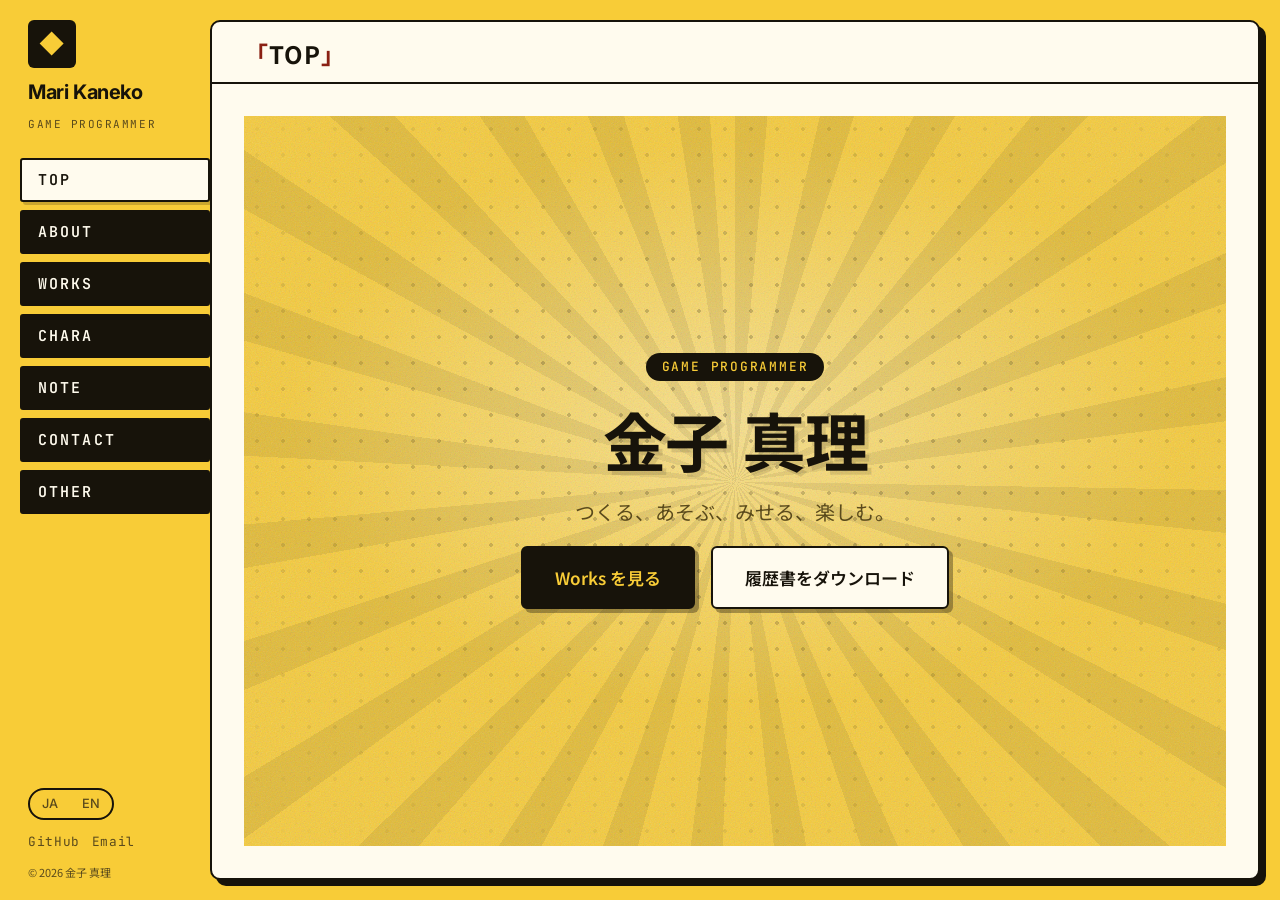
<file: index.html>
<!DOCTYPE html>
<html lang="ja">
<head>
  <meta charset="UTF-8">
  <meta name="viewport" content="width=device-width, initial-scale=1">
  <meta name="description" content="ゲームプログラマー志望、金子真理のポートフォリオサイトです。">
  <meta name="author" content="金子 真理">

  <!-- OGP -->
  <meta property="og:title" content="金子 真理 | ポートフォリオ">
  <meta property="og:description" content="ゲームプログラマー志望、金子真理のポートフォリオサイトです。">
  <meta property="og:image" content="https://Planetalize.github.io/assets/images/ogp.jpg">
  <meta property="og:type" content="website">
  <meta name="twitter:card" content="summary_large_image">

  <!-- Favicon -->
  <link rel="icon" href="/favicon.ico" sizes="any">
  <link rel="icon" href="/favicon.svg" type="image/svg+xml">
  <link rel="apple-touch-icon" href="/apple-touch-icon.png">

  <!-- Google Fonts -->
  <link rel="preconnect" href="https://fonts.googleapis.com">
  <link rel="preconnect" href="https://fonts.gstatic.com" crossorigin>
  <link href="https://fonts.googleapis.com/css2?family=Inter:wght@400;500;600;700&family=JetBrains+Mono:wght@400;500&family=Noto+Sans+JP:wght@400;500;700&display=swap" rel="stylesheet">

  <!-- JS が動く環境でだけ .reveal を隠す（JS 無効時に内容が消えないように） -->
  <script>document.documentElement.classList.add('js');</script>

  <!-- CSS -->
  <link rel="stylesheet" href="css/tokens.css">
  <link rel="stylesheet" href="css/base.css">
  <link rel="stylesheet" href="css/layout.css">
  <link rel="stylesheet" href="css/components.css">
  <link rel="stylesheet" href="css/sections.css">
  <link rel="stylesheet" href="css/decor.css">
  <link rel="stylesheet" href="css/works.css">
  <link rel="stylesheet" href="css/utilities.css">

  <title>金子 真理 | ポートフォリオ</title>
</head>
<body>

  <!-- ページ全体に敷く模様（金地の上をゆっくり流れる） -->
  <div class="page-deco pattern pattern--dots pattern--faint pattern--slow" aria-hidden="true"></div>

  <!-- Skip link -->
  <a class="skip-link" href="#main">メインコンテンツへスキップ</a>

  <!-- SHELL:DRAWER:START -->
  <div class="drawer" id="drawer" role="dialog" aria-modal="true" aria-label="ナビゲーションメニュー">
    <div class="drawer__overlay" id="drawer-overlay"></div>
    <div class="drawer__panel">
      <button class="drawer__close" aria-label="メニューを閉じる">✕</button>
      <nav class="drawer__nav" aria-label="モバイルナビゲーション">
        <a class="drawer__nav-link is-active" href="index.html" aria-current="page">
          <span class="drawer__nav-en">TOP</span>
          <span class="drawer__nav-ja">トップ</span>
        </a>
        <a class="drawer__nav-link" href="about.html">
          <span class="drawer__nav-en">ABOUT</span>
          <span class="drawer__nav-ja" data-i18n="nav.about">自己紹介</span>
        </a>
        <a class="drawer__nav-link" href="works.html">
          <span class="drawer__nav-en">WORKS</span>
          <span class="drawer__nav-ja" data-i18n="nav.works">作品</span>
        </a>
        <a class="drawer__nav-link" href="chara.html">
          <span class="drawer__nav-en">CHARA</span>
          <span class="drawer__nav-ja" data-i18n="nav.chara">キャラクター</span>
        </a>
        <a class="drawer__nav-link" href="note.html">
          <span class="drawer__nav-en">NOTE</span>
          <span class="drawer__nav-ja" data-i18n="nav.note">制作ノート</span>
        </a>
        <a class="drawer__nav-link" href="contact.html">
          <span class="drawer__nav-en">CONTACT</span>
          <span class="drawer__nav-ja" data-i18n="nav.contact">連絡先</span>
        </a>
        <a class="drawer__nav-link" href="other.html">
          <span class="drawer__nav-en">OTHER</span>
          <span class="drawer__nav-ja" data-i18n="nav.other">その他</span>
        </a>
      </nav>
      <div class="lang-toggle" role="group" aria-label="言語切替">
        <button class="lang-toggle__btn" data-lang="ja" aria-pressed="true">JA</button>
        <button class="lang-toggle__btn" data-lang="en" aria-pressed="false">EN</button>
      </div>
    </div>
  </div>
  <!-- SHELL:DRAWER:END -->

  <div class="shell">

    <!-- SHELL:SIDEBAR:START -->
    <aside class="sidebar" aria-label="サイドナビゲーション">
      <a class="sidebar__brand" href="index.html" aria-label="金子 真理 ポートフォリオ トップ">
        <!-- ロゴ画像を使う場合はこの span の中に <img src="..." alt=""> を入れる -->
        <span class="brand-mark brand-mark--lg" aria-hidden="true"></span>
        <span class="sidebar__brand-name">Mari Kaneko</span>
        <span class="sidebar__brand-role" data-i18n="hero.role">Game Programmer</span>
      </a>

      <nav class="sidebar__nav" aria-label="グローバルナビゲーション">
          <a class="sidebar__link is-active" href="index.html" aria-current="page">TOP</a>
          <a class="sidebar__link" href="about.html">ABOUT</a>
          <a class="sidebar__link" href="works.html">WORKS</a>
          <a class="sidebar__link" href="chara.html">CHARA</a>
          <a class="sidebar__link" href="note.html">NOTE</a>
          <a class="sidebar__link" href="contact.html">CONTACT</a>
          <a class="sidebar__link" href="other.html">OTHER</a>
      </nav>

      <div class="sidebar__foot">
        <div class="lang-toggle" role="group" aria-label="言語切替">
          <button class="lang-toggle__btn" data-lang="ja" aria-pressed="true">JA</button>
          <button class="lang-toggle__btn" data-lang="en" aria-pressed="false">EN</button>
        </div>
        <div class="sidebar__social">
          <a class="sidebar__social-link" href="https://github.com/Planetalize" target="_blank" rel="noopener">GitHub</a>
          <a class="sidebar__social-link" href="mailto:hitowa1100@gmail.com">Email</a>
        </div>
        <p class="sidebar__copy" data-i18n="footer.copyright_short">© 2026 金子 真理</p>
      </div>
    </aside>
    <!-- SHELL:SIDEBAR:END -->

    <!-- SHELL:HEADER:START -->
    <header class="site-header" id="site-header">
      <div class="site-header__inner">
        <a class="site-header__logo" href="index.html" aria-label="金子 真理 ポートフォリオ トップ">
          <span class="brand-mark" aria-hidden="true"></span>
          Mari Kaneko
        </a>
        <button class="hamburger" aria-label="メニューを開く" aria-expanded="false" aria-controls="drawer">
          <span class="hamburger__line"></span>
          <span class="hamburger__line"></span>
          <span class="hamburger__line"></span>
        </button>
      </div>
    </header>
    <!-- SHELL:HEADER:END -->

    <main class="sheet" id="main">
      <header class="sheet__head">
        <h1 class="page-title">TOP</h1>
      </header>

      <div class="sheet__body sheet__body--center">
        <section class="hero" aria-label="ヒーロー">
          <!-- 背景装飾: 放射線 → ドット → 紙目 の3枚重ね -->
          <div class="hero__deco" aria-hidden="true">
            <div class="pattern pattern--rays pattern--faint"></div>
            <div class="pattern pattern--dots pattern--bold pattern--vignette"></div>
            <div class="pattern pattern--grain"></div>
          </div>
          <div class="hero__content">
            <p class="hero__role en" data-i18n="hero.role">Game Programmer</p>
            <h1 class="hero__name">金子 真理</h1>
            <p class="hero__copy" data-i18n="hero.copy">つくる、あそぶ、みせる、楽しむ。</p>
            <div class="hero__actions">
              <a class="btn btn--primary btn--lg" href="works.html" data-i18n="hero.cta_works">Works を見る</a>
              <a class="btn btn--outline btn--lg" href="assets/resume.pdf" download data-i18n="hero.cta_resume">履歴書をダウンロード</a>
            </div>
          </div>
        </section>
      </div>
    </main>
  </div><!-- /.shell -->

  <script type="module" src="js/main.js"></script>
</body>
</html>
</file>
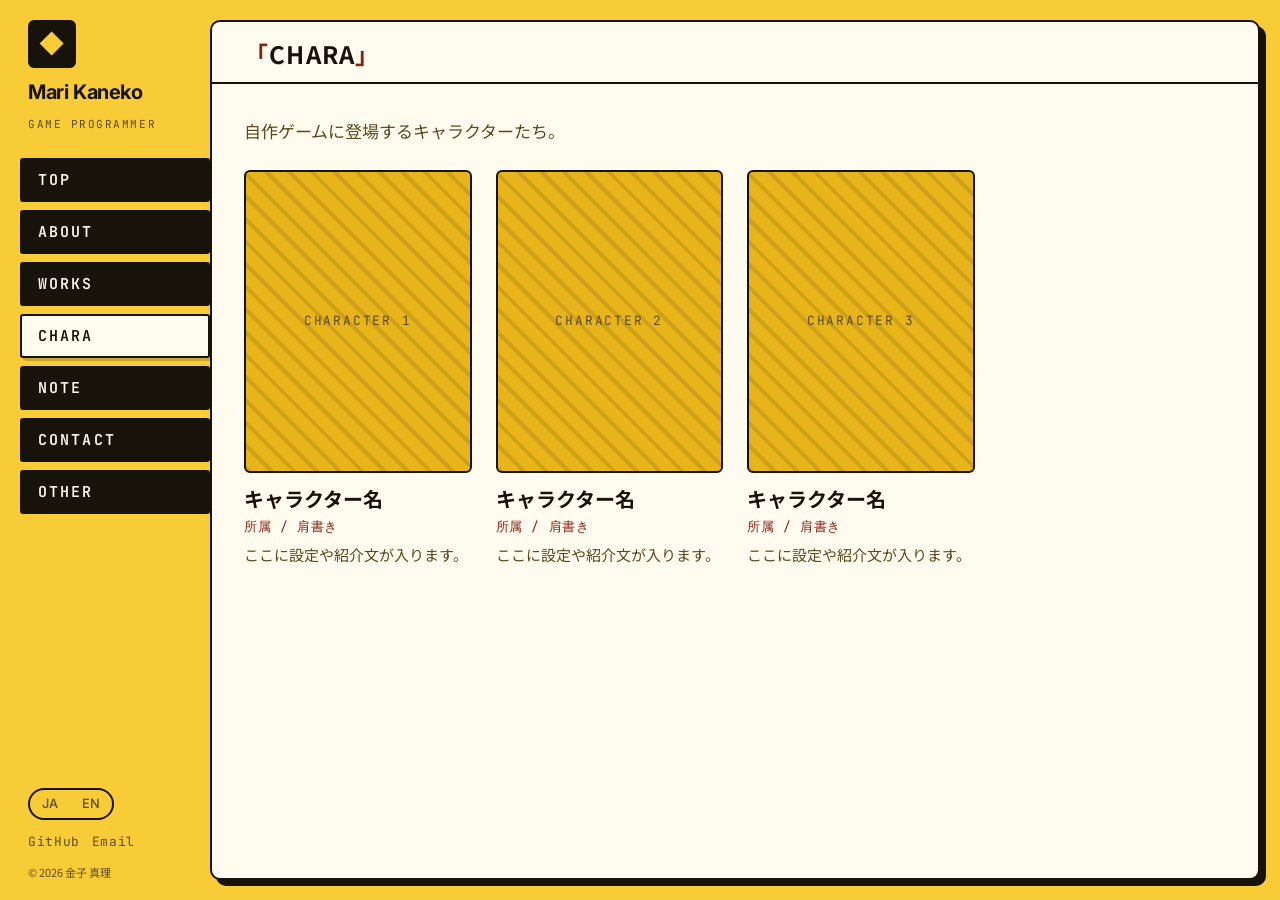
<file: chara.html>
<!DOCTYPE html>
<html lang="ja">
<head>
  <meta charset="UTF-8">
  <meta name="viewport" content="width=device-width, initial-scale=1">
  <meta name="description" content="自作ゲームに登場するキャラクターの紹介です。">
  <meta name="author" content="金子 真理">

  <!-- OGP -->
  <meta property="og:title" content="Chara | 金子 真理 ポートフォリオ">
  <meta property="og:description" content="自作ゲームに登場するキャラクターの紹介です。">
  <meta property="og:image" content="https://Planetalize.github.io/assets/images/ogp.jpg">
  <meta property="og:type" content="website">
  <meta name="twitter:card" content="summary_large_image">

  <!-- Favicon -->
  <link rel="icon" href="/favicon.ico" sizes="any">
  <link rel="icon" href="/favicon.svg" type="image/svg+xml">
  <link rel="apple-touch-icon" href="/apple-touch-icon.png">

  <!-- Google Fonts -->
  <link rel="preconnect" href="https://fonts.googleapis.com">
  <link rel="preconnect" href="https://fonts.gstatic.com" crossorigin>
  <link href="https://fonts.googleapis.com/css2?family=Inter:wght@400;500;600;700&family=JetBrains+Mono:wght@400;500&family=Noto+Sans+JP:wght@400;500;700&display=swap" rel="stylesheet">

  <!-- JS が動く環境でだけ .reveal を隠す（JS 無効時に内容が消えないように） -->
  <script>document.documentElement.classList.add('js');</script>

  <!-- CSS -->
  <link rel="stylesheet" href="css/tokens.css">
  <link rel="stylesheet" href="css/base.css">
  <link rel="stylesheet" href="css/layout.css">
  <link rel="stylesheet" href="css/components.css">
  <link rel="stylesheet" href="css/sections.css">
  <link rel="stylesheet" href="css/decor.css">
  <link rel="stylesheet" href="css/works.css">
  <link rel="stylesheet" href="css/utilities.css">

  <title>Chara | 金子 真理 ポートフォリオ</title>
</head>
<body>

  <!-- ページ全体に敷く模様（金地の上をゆっくり流れる） -->
  <div class="page-deco pattern pattern--dots pattern--faint pattern--slow" aria-hidden="true"></div>

  <!-- Skip link -->
  <a class="skip-link" href="#main">メインコンテンツへスキップ</a>

  <!-- SHELL:DRAWER:START -->
  <div class="drawer" id="drawer" role="dialog" aria-modal="true" aria-label="ナビゲーションメニュー">
    <div class="drawer__overlay" id="drawer-overlay"></div>
    <div class="drawer__panel">
      <button class="drawer__close" aria-label="メニューを閉じる">✕</button>
      <nav class="drawer__nav" aria-label="モバイルナビゲーション">
        <a class="drawer__nav-link" href="index.html">
          <span class="drawer__nav-en">TOP</span>
          <span class="drawer__nav-ja">トップ</span>
        </a>
        <a class="drawer__nav-link" href="about.html">
          <span class="drawer__nav-en">ABOUT</span>
          <span class="drawer__nav-ja" data-i18n="nav.about">自己紹介</span>
        </a>
        <a class="drawer__nav-link" href="works.html">
          <span class="drawer__nav-en">WORKS</span>
          <span class="drawer__nav-ja" data-i18n="nav.works">作品</span>
        </a>
        <a class="drawer__nav-link is-active" href="chara.html" aria-current="page">
          <span class="drawer__nav-en">CHARA</span>
          <span class="drawer__nav-ja" data-i18n="nav.chara">キャラクター</span>
        </a>
        <a class="drawer__nav-link" href="note.html">
          <span class="drawer__nav-en">NOTE</span>
          <span class="drawer__nav-ja" data-i18n="nav.note">制作ノート</span>
        </a>
        <a class="drawer__nav-link" href="contact.html">
          <span class="drawer__nav-en">CONTACT</span>
          <span class="drawer__nav-ja" data-i18n="nav.contact">連絡先</span>
        </a>
        <a class="drawer__nav-link" href="other.html">
          <span class="drawer__nav-en">OTHER</span>
          <span class="drawer__nav-ja" data-i18n="nav.other">その他</span>
        </a>
      </nav>
      <div class="lang-toggle" role="group" aria-label="言語切替">
        <button class="lang-toggle__btn" data-lang="ja" aria-pressed="true">JA</button>
        <button class="lang-toggle__btn" data-lang="en" aria-pressed="false">EN</button>
      </div>
    </div>
  </div>
  <!-- SHELL:DRAWER:END -->

  <div class="shell">

    <!-- SHELL:SIDEBAR:START -->
    <aside class="sidebar" aria-label="サイドナビゲーション">
      <a class="sidebar__brand" href="index.html" aria-label="金子 真理 ポートフォリオ トップ">
        <!-- ロゴ画像を使う場合はこの span の中に <img src="..." alt=""> を入れる -->
        <span class="brand-mark brand-mark--lg" aria-hidden="true"></span>
        <span class="sidebar__brand-name">Mari Kaneko</span>
        <span class="sidebar__brand-role" data-i18n="hero.role">Game Programmer</span>
      </a>

      <nav class="sidebar__nav" aria-label="グローバルナビゲーション">
          <a class="sidebar__link" href="index.html">TOP</a>
          <a class="sidebar__link" href="about.html">ABOUT</a>
          <a class="sidebar__link" href="works.html">WORKS</a>
          <a class="sidebar__link is-active" href="chara.html" aria-current="page">CHARA</a>
          <a class="sidebar__link" href="note.html">NOTE</a>
          <a class="sidebar__link" href="contact.html">CONTACT</a>
          <a class="sidebar__link" href="other.html">OTHER</a>
      </nav>

      <div class="sidebar__foot">
        <div class="lang-toggle" role="group" aria-label="言語切替">
          <button class="lang-toggle__btn" data-lang="ja" aria-pressed="true">JA</button>
          <button class="lang-toggle__btn" data-lang="en" aria-pressed="false">EN</button>
        </div>
        <div class="sidebar__social">
          <a class="sidebar__social-link" href="https://github.com/Planetalize" target="_blank" rel="noopener">GitHub</a>
          <a class="sidebar__social-link" href="mailto:hitowa1100@gmail.com">Email</a>
        </div>
        <p class="sidebar__copy" data-i18n="footer.copyright_short">© 2026 金子 真理</p>
      </div>
    </aside>
    <!-- SHELL:SIDEBAR:END -->

    <!-- SHELL:HEADER:START -->
    <header class="site-header" id="site-header">
      <div class="site-header__inner">
        <a class="site-header__logo" href="index.html" aria-label="金子 真理 ポートフォリオ トップ">
          <span class="brand-mark" aria-hidden="true"></span>
          Mari Kaneko
        </a>
        <button class="hamburger" aria-label="メニューを開く" aria-expanded="false" aria-controls="drawer">
          <span class="hamburger__line"></span>
          <span class="hamburger__line"></span>
          <span class="hamburger__line"></span>
        </button>
      </div>
    </header>
    <!-- SHELL:HEADER:END -->

    <main class="sheet" id="main">
      <header class="sheet__head">
        <h1 class="page-title">CHARA</h1>
      </header>

      <div class="sheet__body">
        <p class="lead">自作ゲームに登場するキャラクターたち。</p>

        <div class="chara-grid">
          <article class="chara-card">
            <figure class="frame frame--3x4 frame--zoom" data-label="Character 1">
              <!-- <img class="frame__img" src="assets/images/chara/xxx.png" alt=""> -->
            </figure>
            <div class="chara-card__body">
              <h2 class="chara-card__name">キャラクター名</h2>
              <p class="chara-card__role">所属 / 肩書き</p>
              <p class="chara-card__desc">ここに設定や紹介文が入ります。</p>
            </div>
          </article>

          <article class="chara-card">
            <figure class="frame frame--3x4 frame--zoom" data-label="Character 2">
              <!-- <img class="frame__img" src="assets/images/chara/xxx.png" alt=""> -->
            </figure>
            <div class="chara-card__body">
              <h2 class="chara-card__name">キャラクター名</h2>
              <p class="chara-card__role">所属 / 肩書き</p>
              <p class="chara-card__desc">ここに設定や紹介文が入ります。</p>
            </div>
          </article>

          <article class="chara-card">
            <figure class="frame frame--3x4 frame--zoom" data-label="Character 3">
              <!-- <img class="frame__img" src="assets/images/chara/xxx.png" alt=""> -->
            </figure>
            <div class="chara-card__body">
              <h2 class="chara-card__name">キャラクター名</h2>
              <p class="chara-card__role">所属 / 肩書き</p>
              <p class="chara-card__desc">ここに設定や紹介文が入ります。</p>
            </div>
          </article>
        </div>
      </div>
    </main>
  </div><!-- /.shell -->

  <script type="module" src="js/main.js"></script>
</body>
</html>
</file>
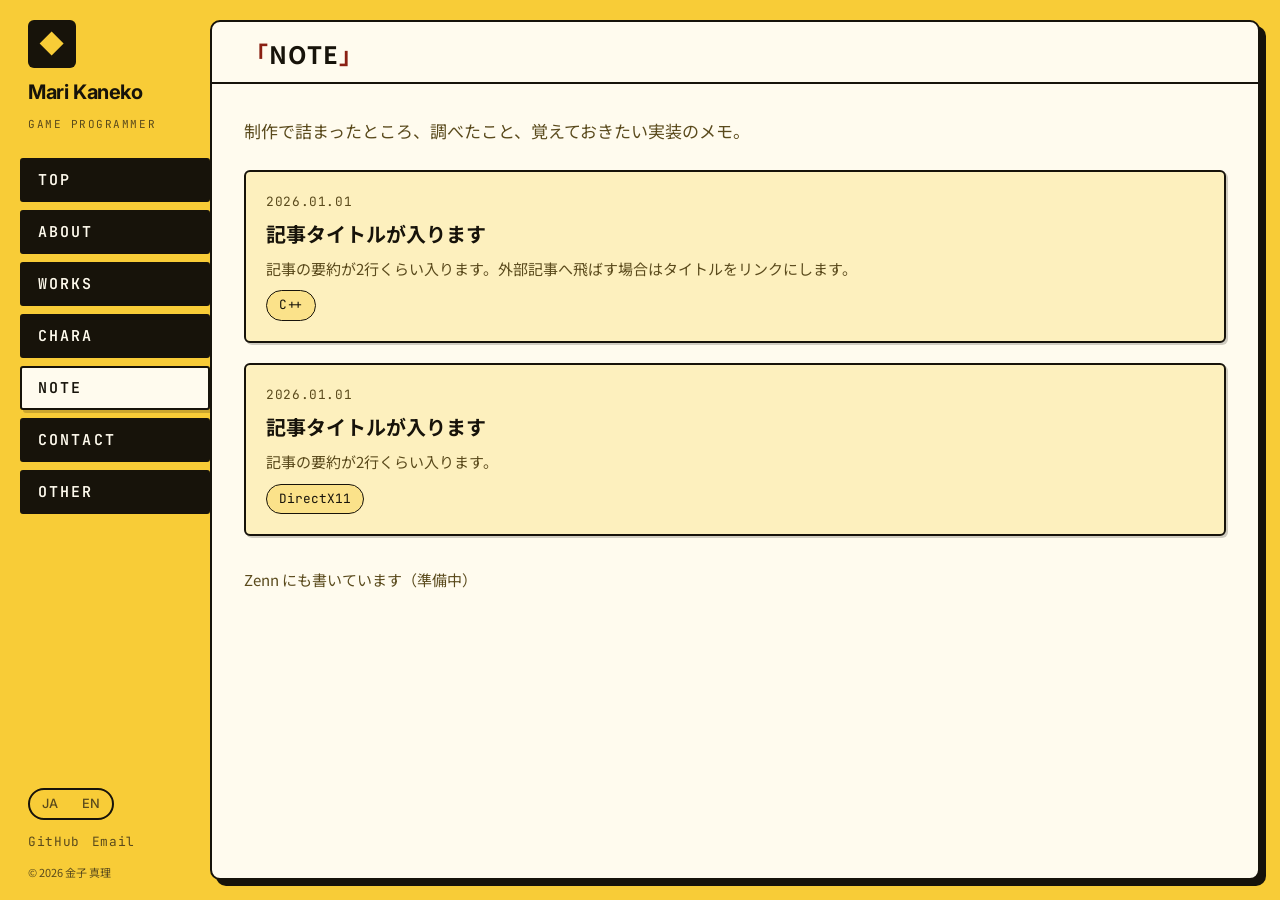
<file: note.html>
<!DOCTYPE html>
<html lang="ja">
<head>
  <meta charset="UTF-8">
  <meta name="viewport" content="width=device-width, initial-scale=1">
  <meta name="description" content="制作ノートと技術記事。">
  <meta name="author" content="金子 真理">

  <!-- OGP -->
  <meta property="og:title" content="Note | 金子 真理 ポートフォリオ">
  <meta property="og:description" content="制作ノートと技術記事。">
  <meta property="og:image" content="https://Planetalize.github.io/assets/images/ogp.jpg">
  <meta property="og:type" content="website">
  <meta name="twitter:card" content="summary_large_image">

  <!-- Favicon -->
  <link rel="icon" href="/favicon.ico" sizes="any">
  <link rel="icon" href="/favicon.svg" type="image/svg+xml">
  <link rel="apple-touch-icon" href="/apple-touch-icon.png">

  <!-- Google Fonts -->
  <link rel="preconnect" href="https://fonts.googleapis.com">
  <link rel="preconnect" href="https://fonts.gstatic.com" crossorigin>
  <link href="https://fonts.googleapis.com/css2?family=Inter:wght@400;500;600;700&family=JetBrains+Mono:wght@400;500&family=Noto+Sans+JP:wght@400;500;700&display=swap" rel="stylesheet">

  <!-- JS が動く環境でだけ .reveal を隠す（JS 無効時に内容が消えないように） -->
  <script>document.documentElement.classList.add('js');</script>

  <!-- CSS -->
  <link rel="stylesheet" href="css/tokens.css">
  <link rel="stylesheet" href="css/base.css">
  <link rel="stylesheet" href="css/layout.css">
  <link rel="stylesheet" href="css/components.css">
  <link rel="stylesheet" href="css/sections.css">
  <link rel="stylesheet" href="css/decor.css">
  <link rel="stylesheet" href="css/works.css">
  <link rel="stylesheet" href="css/utilities.css">

  <title>Note | 金子 真理 ポートフォリオ</title>
</head>
<body>

  <!-- ページ全体に敷く模様（金地の上をゆっくり流れる） -->
  <div class="page-deco pattern pattern--dots pattern--faint pattern--slow" aria-hidden="true"></div>

  <!-- Skip link -->
  <a class="skip-link" href="#main">メインコンテンツへスキップ</a>

  <!-- SHELL:DRAWER:START -->
  <div class="drawer" id="drawer" role="dialog" aria-modal="true" aria-label="ナビゲーションメニュー">
    <div class="drawer__overlay" id="drawer-overlay"></div>
    <div class="drawer__panel">
      <button class="drawer__close" aria-label="メニューを閉じる">✕</button>
      <nav class="drawer__nav" aria-label="モバイルナビゲーション">
        <a class="drawer__nav-link" href="index.html">
          <span class="drawer__nav-en">TOP</span>
          <span class="drawer__nav-ja">トップ</span>
        </a>
        <a class="drawer__nav-link" href="about.html">
          <span class="drawer__nav-en">ABOUT</span>
          <span class="drawer__nav-ja" data-i18n="nav.about">自己紹介</span>
        </a>
        <a class="drawer__nav-link" href="works.html">
          <span class="drawer__nav-en">WORKS</span>
          <span class="drawer__nav-ja" data-i18n="nav.works">作品</span>
        </a>
        <a class="drawer__nav-link" href="chara.html">
          <span class="drawer__nav-en">CHARA</span>
          <span class="drawer__nav-ja" data-i18n="nav.chara">キャラクター</span>
        </a>
        <a class="drawer__nav-link is-active" href="note.html" aria-current="page">
          <span class="drawer__nav-en">NOTE</span>
          <span class="drawer__nav-ja" data-i18n="nav.note">制作ノート</span>
        </a>
        <a class="drawer__nav-link" href="contact.html">
          <span class="drawer__nav-en">CONTACT</span>
          <span class="drawer__nav-ja" data-i18n="nav.contact">連絡先</span>
        </a>
        <a class="drawer__nav-link" href="other.html">
          <span class="drawer__nav-en">OTHER</span>
          <span class="drawer__nav-ja" data-i18n="nav.other">その他</span>
        </a>
      </nav>
      <div class="lang-toggle" role="group" aria-label="言語切替">
        <button class="lang-toggle__btn" data-lang="ja" aria-pressed="true">JA</button>
        <button class="lang-toggle__btn" data-lang="en" aria-pressed="false">EN</button>
      </div>
    </div>
  </div>
  <!-- SHELL:DRAWER:END -->

  <div class="shell">

    <!-- SHELL:SIDEBAR:START -->
    <aside class="sidebar" aria-label="サイドナビゲーション">
      <a class="sidebar__brand" href="index.html" aria-label="金子 真理 ポートフォリオ トップ">
        <!-- ロゴ画像を使う場合はこの span の中に <img src="..." alt=""> を入れる -->
        <span class="brand-mark brand-mark--lg" aria-hidden="true"></span>
        <span class="sidebar__brand-name">Mari Kaneko</span>
        <span class="sidebar__brand-role" data-i18n="hero.role">Game Programmer</span>
      </a>

      <nav class="sidebar__nav" aria-label="グローバルナビゲーション">
          <a class="sidebar__link" href="index.html">TOP</a>
          <a class="sidebar__link" href="about.html">ABOUT</a>
          <a class="sidebar__link" href="works.html">WORKS</a>
          <a class="sidebar__link" href="chara.html">CHARA</a>
          <a class="sidebar__link is-active" href="note.html" aria-current="page">NOTE</a>
          <a class="sidebar__link" href="contact.html">CONTACT</a>
          <a class="sidebar__link" href="other.html">OTHER</a>
      </nav>

      <div class="sidebar__foot">
        <div class="lang-toggle" role="group" aria-label="言語切替">
          <button class="lang-toggle__btn" data-lang="ja" aria-pressed="true">JA</button>
          <button class="lang-toggle__btn" data-lang="en" aria-pressed="false">EN</button>
        </div>
        <div class="sidebar__social">
          <a class="sidebar__social-link" href="https://github.com/Planetalize" target="_blank" rel="noopener">GitHub</a>
          <a class="sidebar__social-link" href="mailto:hitowa1100@gmail.com">Email</a>
        </div>
        <p class="sidebar__copy" data-i18n="footer.copyright_short">© 2026 金子 真理</p>
      </div>
    </aside>
    <!-- SHELL:SIDEBAR:END -->

    <!-- SHELL:HEADER:START -->
    <header class="site-header" id="site-header">
      <div class="site-header__inner">
        <a class="site-header__logo" href="index.html" aria-label="金子 真理 ポートフォリオ トップ">
          <span class="brand-mark" aria-hidden="true"></span>
          Mari Kaneko
        </a>
        <button class="hamburger" aria-label="メニューを開く" aria-expanded="false" aria-controls="drawer">
          <span class="hamburger__line"></span>
          <span class="hamburger__line"></span>
          <span class="hamburger__line"></span>
        </button>
      </div>
    </header>
    <!-- SHELL:HEADER:END -->

    <main class="sheet" id="main">
      <header class="sheet__head">
        <h1 class="page-title">NOTE</h1>
      </header>

      <div class="sheet__body">
        <p class="lead">制作で詰まったところ、調べたこと、覚えておきたい実装のメモ。</p>

        <ul class="note-list" role="list">
          <li class="note-item">
            <time class="note-item__date" datetime="2026-01-01">2026.01.01</time>
            <h2 class="note-item__title">記事タイトルが入ります</h2>
            <p class="note-item__excerpt">記事の要約が2行くらい入ります。外部記事へ飛ばす場合はタイトルをリンクにします。</p>
            <span class="tag">C++</span>
          </li>
          <li class="note-item">
            <time class="note-item__date" datetime="2026-01-01">2026.01.01</time>
            <h2 class="note-item__title">記事タイトルが入ります</h2>
            <p class="note-item__excerpt">記事の要約が2行くらい入ります。</p>
            <span class="tag">DirectX11</span>
          </li>
        </ul>

        <p class="note-foot">
          <!-- Zenn の URL が決まったらここをリンクにする -->
          Zenn にも書いています（準備中）
        </p>
      </div>
    </main>
  </div><!-- /.shell -->

  <script type="module" src="js/main.js"></script>
</body>
</html>
</file>
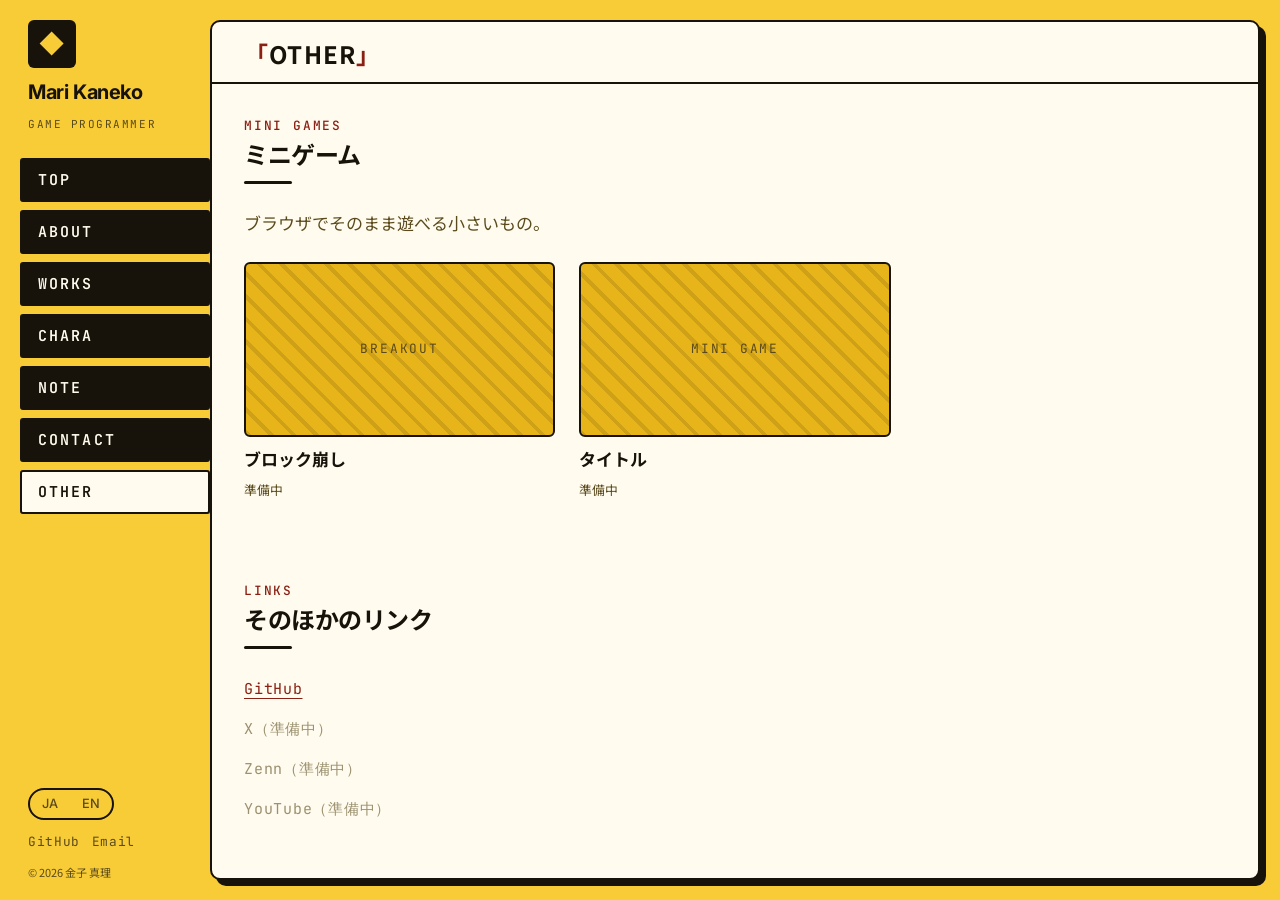
<file: other.html>
<!DOCTYPE html>
<html lang="ja">
<head>
  <meta charset="UTF-8">
  <meta name="viewport" content="width=device-width, initial-scale=1">
  <meta name="description" content="ミニゲームやそのほかのリンク。">
  <meta name="author" content="金子 真理">

  <!-- OGP -->
  <meta property="og:title" content="Other | 金子 真理 ポートフォリオ">
  <meta property="og:description" content="ミニゲームやそのほかのリンク。">
  <meta property="og:image" content="https://Planetalize.github.io/assets/images/ogp.jpg">
  <meta property="og:type" content="website">
  <meta name="twitter:card" content="summary_large_image">

  <!-- Favicon -->
  <link rel="icon" href="/favicon.ico" sizes="any">
  <link rel="icon" href="/favicon.svg" type="image/svg+xml">
  <link rel="apple-touch-icon" href="/apple-touch-icon.png">

  <!-- Google Fonts -->
  <link rel="preconnect" href="https://fonts.googleapis.com">
  <link rel="preconnect" href="https://fonts.gstatic.com" crossorigin>
  <link href="https://fonts.googleapis.com/css2?family=Inter:wght@400;500;600;700&family=JetBrains+Mono:wght@400;500&family=Noto+Sans+JP:wght@400;500;700&display=swap" rel="stylesheet">

  <!-- JS が動く環境でだけ .reveal を隠す（JS 無効時に内容が消えないように） -->
  <script>document.documentElement.classList.add('js');</script>

  <!-- CSS -->
  <link rel="stylesheet" href="css/tokens.css">
  <link rel="stylesheet" href="css/base.css">
  <link rel="stylesheet" href="css/layout.css">
  <link rel="stylesheet" href="css/components.css">
  <link rel="stylesheet" href="css/sections.css">
  <link rel="stylesheet" href="css/decor.css">
  <link rel="stylesheet" href="css/works.css">
  <link rel="stylesheet" href="css/utilities.css">

  <title>Other | 金子 真理 ポートフォリオ</title>
</head>
<body>

  <!-- ページ全体に敷く模様（金地の上をゆっくり流れる） -->
  <div class="page-deco pattern pattern--dots pattern--faint pattern--slow" aria-hidden="true"></div>

  <!-- Skip link -->
  <a class="skip-link" href="#main">メインコンテンツへスキップ</a>

  <!-- SHELL:DRAWER:START -->
  <div class="drawer" id="drawer" role="dialog" aria-modal="true" aria-label="ナビゲーションメニュー">
    <div class="drawer__overlay" id="drawer-overlay"></div>
    <div class="drawer__panel">
      <button class="drawer__close" aria-label="メニューを閉じる">✕</button>
      <nav class="drawer__nav" aria-label="モバイルナビゲーション">
        <a class="drawer__nav-link" href="index.html">
          <span class="drawer__nav-en">TOP</span>
          <span class="drawer__nav-ja">トップ</span>
        </a>
        <a class="drawer__nav-link" href="about.html">
          <span class="drawer__nav-en">ABOUT</span>
          <span class="drawer__nav-ja" data-i18n="nav.about">自己紹介</span>
        </a>
        <a class="drawer__nav-link" href="works.html">
          <span class="drawer__nav-en">WORKS</span>
          <span class="drawer__nav-ja" data-i18n="nav.works">作品</span>
        </a>
        <a class="drawer__nav-link" href="chara.html">
          <span class="drawer__nav-en">CHARA</span>
          <span class="drawer__nav-ja" data-i18n="nav.chara">キャラクター</span>
        </a>
        <a class="drawer__nav-link" href="note.html">
          <span class="drawer__nav-en">NOTE</span>
          <span class="drawer__nav-ja" data-i18n="nav.note">制作ノート</span>
        </a>
        <a class="drawer__nav-link" href="contact.html">
          <span class="drawer__nav-en">CONTACT</span>
          <span class="drawer__nav-ja" data-i18n="nav.contact">連絡先</span>
        </a>
        <a class="drawer__nav-link is-active" href="other.html" aria-current="page">
          <span class="drawer__nav-en">OTHER</span>
          <span class="drawer__nav-ja" data-i18n="nav.other">その他</span>
        </a>
      </nav>
      <div class="lang-toggle" role="group" aria-label="言語切替">
        <button class="lang-toggle__btn" data-lang="ja" aria-pressed="true">JA</button>
        <button class="lang-toggle__btn" data-lang="en" aria-pressed="false">EN</button>
      </div>
    </div>
  </div>
  <!-- SHELL:DRAWER:END -->

  <div class="shell">

    <!-- SHELL:SIDEBAR:START -->
    <aside class="sidebar" aria-label="サイドナビゲーション">
      <a class="sidebar__brand" href="index.html" aria-label="金子 真理 ポートフォリオ トップ">
        <!-- ロゴ画像を使う場合はこの span の中に <img src="..." alt=""> を入れる -->
        <span class="brand-mark brand-mark--lg" aria-hidden="true"></span>
        <span class="sidebar__brand-name">Mari Kaneko</span>
        <span class="sidebar__brand-role" data-i18n="hero.role">Game Programmer</span>
      </a>

      <nav class="sidebar__nav" aria-label="グローバルナビゲーション">
          <a class="sidebar__link" href="index.html">TOP</a>
          <a class="sidebar__link" href="about.html">ABOUT</a>
          <a class="sidebar__link" href="works.html">WORKS</a>
          <a class="sidebar__link" href="chara.html">CHARA</a>
          <a class="sidebar__link" href="note.html">NOTE</a>
          <a class="sidebar__link" href="contact.html">CONTACT</a>
          <a class="sidebar__link is-active" href="other.html" aria-current="page">OTHER</a>
      </nav>

      <div class="sidebar__foot">
        <div class="lang-toggle" role="group" aria-label="言語切替">
          <button class="lang-toggle__btn" data-lang="ja" aria-pressed="true">JA</button>
          <button class="lang-toggle__btn" data-lang="en" aria-pressed="false">EN</button>
        </div>
        <div class="sidebar__social">
          <a class="sidebar__social-link" href="https://github.com/Planetalize" target="_blank" rel="noopener">GitHub</a>
          <a class="sidebar__social-link" href="mailto:hitowa1100@gmail.com">Email</a>
        </div>
        <p class="sidebar__copy" data-i18n="footer.copyright_short">© 2026 金子 真理</p>
      </div>
    </aside>
    <!-- SHELL:SIDEBAR:END -->

    <!-- SHELL:HEADER:START -->
    <header class="site-header" id="site-header">
      <div class="site-header__inner">
        <a class="site-header__logo" href="index.html" aria-label="金子 真理 ポートフォリオ トップ">
          <span class="brand-mark" aria-hidden="true"></span>
          Mari Kaneko
        </a>
        <button class="hamburger" aria-label="メニューを開く" aria-expanded="false" aria-controls="drawer">
          <span class="hamburger__line"></span>
          <span class="hamburger__line"></span>
          <span class="hamburger__line"></span>
        </button>
      </div>
    </header>
    <!-- SHELL:HEADER:END -->

    <main class="sheet" id="main">
      <header class="sheet__head">
        <h1 class="page-title">OTHER</h1>
      </header>

      <div class="sheet__body">
        <section class="section" aria-labelledby="minigame-heading">
          <h2 class="section__heading reveal" id="minigame-heading">
            <span>Mini Games</span>
            <span>ミニゲーム</span>
          </h2>
          <p class="lead">ブラウザでそのまま遊べる小さいもの。</p>

          <div class="other-grid">
            <a class="other-card" href="#">
              <figure class="frame frame--16x9 frame--zoom" data-label="Breakout">
                <!-- <img class="frame__img" src="assets/images/other/breakout.png" alt=""> -->
              </figure>
              <h3 class="other-card__title">ブロック崩し</h3>
              <p class="other-card__desc">準備中</p>
            </a>
            <a class="other-card" href="#">
              <figure class="frame frame--16x9 frame--zoom" data-label="Mini Game">
                <!-- <img class="frame__img" src="assets/images/other/xxx.png" alt=""> -->
              </figure>
              <h3 class="other-card__title">タイトル</h3>
              <p class="other-card__desc">準備中</p>
            </a>
          </div>
        </section>

        <section class="section" aria-labelledby="links-heading">
          <h2 class="section__heading reveal" id="links-heading">
            <span>Links</span>
            <span>そのほかのリンク</span>
          </h2>

          <ul class="link-list" role="list">
            <li><a href="https://github.com/Planetalize" target="_blank" rel="noopener">GitHub</a></li>
            <li><span class="is-pending">X（準備中）</span></li>
            <li><span class="is-pending">Zenn（準備中）</span></li>
            <li><span class="is-pending">YouTube（準備中）</span></li>
          </ul>
        </section>
      </div>
    </main>
  </div><!-- /.shell -->

  <script type="module" src="js/main.js"></script>
</body>
</html>
</file>
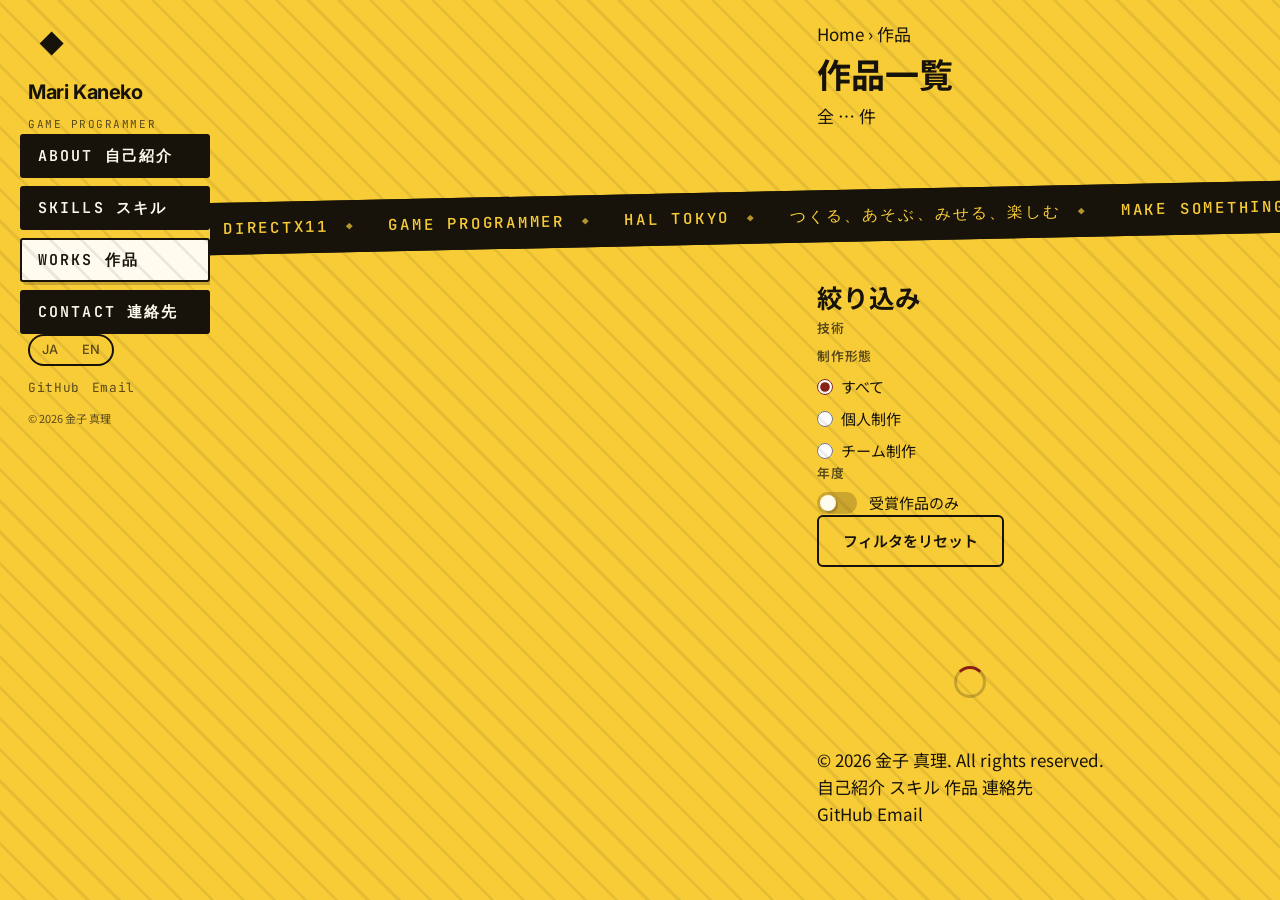
<file: works.html>
<!DOCTYPE html>
<html lang="ja">
<head>
  <meta charset="UTF-8">
  <meta name="viewport" content="width=device-width, initial-scale=1">
  <meta name="description" content="金子真理の全作品一覧。技術・制作形態・年度でフィルタリングできます。">
  <meta name="author" content="金子 真理">

  <!-- OGP -->
  <meta property="og:title" content="Works | 金子 真理 ポートフォリオ">
  <meta property="og:description" content="金子真理の全作品一覧ページ。">
  <meta property="og:image" content="https://Planetalize.github.io/assets/images/ogp.jpg">
  <meta property="og:url" content="https://Planetalize.github.io/works.html">
  <meta property="og:type" content="website">

  <!-- Twitter Card -->
  <meta name="twitter:card" content="summary_large_image">

  <!-- Favicon -->
  <link rel="icon" href="/favicon.ico" sizes="any">
  <link rel="icon" href="/favicon.svg" type="image/svg+xml">
  <link rel="apple-touch-icon" href="/apple-touch-icon.png">

  <!-- Google Fonts -->
  <link rel="preconnect" href="https://fonts.googleapis.com">
  <link rel="preconnect" href="https://fonts.gstatic.com" crossorigin>
  <link href="https://fonts.googleapis.com/css2?family=Inter:wght@400;500;600;700&family=JetBrains+Mono:wght@400;500&family=Noto+Sans+JP:wght@400;500;700&display=swap" rel="stylesheet">

  <!-- JS が動く環境でだけ .reveal を隠す（JS 無効時に内容が消えないように） -->
  <script>document.documentElement.classList.add('js');</script>

  <!-- CSS -->
  <link rel="stylesheet" href="css/tokens.css">
  <link rel="stylesheet" href="css/base.css">
  <link rel="stylesheet" href="css/layout.css">
  <link rel="stylesheet" href="css/components.css">
  <link rel="stylesheet" href="css/sections.css">
  <link rel="stylesheet" href="css/decor.css">
  <link rel="stylesheet" href="css/works.css">
  <link rel="stylesheet" href="css/utilities.css">

  <title>Works | 金子 真理 ポートフォリオ</title>
</head>
<body>

  <!-- ページ全体に敷く模様（金地の上をゆっくり流れる） -->
  <div class="page-deco pattern pattern--dots pattern--faint pattern--slow" aria-hidden="true"></div>

  <!-- Skip link -->
  <a class="skip-link" href="#main">メインコンテンツへスキップ</a>

  <div class="shell">

    <!--
      Sidebar: PC 用の常設ナビ。
      1024px 未満ではこれが隠れ、上のヘッダー＋ドロワーに切り替わる。
    -->
    <aside class="sidebar" aria-label="サイドナビゲーション">
      <div class="sidebar__inner">
        <a class="sidebar__brand" href="index.html" aria-label="金子 真理 ポートフォリオ トップ">
          <!-- ロゴ画像を使う場合はこの span の中に <img src="..." alt=""> を入れる -->
          <span class="brand-mark brand-mark--lg brand-mark--invert" aria-hidden="true"></span>
          <span class="sidebar__brand-name">Mari Kaneko</span>
          <span class="sidebar__brand-role" data-i18n="hero.role">Game Programmer</span>
        </a>

        <nav class="sidebar__nav" aria-label="グローバルナビゲーション">
          <a class="sidebar__link" href="index.html#about">
            <span class="sidebar__link-en">About</span>
            <span class="sidebar__link-ja" data-i18n="nav.about">自己紹介</span>
          </a>
          <a class="sidebar__link" href="index.html#skills">
            <span class="sidebar__link-en">Skills</span>
            <span class="sidebar__link-ja" data-i18n="nav.skills">スキル</span>
          </a>
          <a class="sidebar__link is-active" href="works.html" aria-current="page">
            <span class="sidebar__link-en">Works</span>
            <span class="sidebar__link-ja" data-i18n="nav.works">作品</span>
          </a>
          <a class="sidebar__link" href="index.html#contact">
            <span class="sidebar__link-en">Contact</span>
            <span class="sidebar__link-ja" data-i18n="nav.contact">連絡先</span>
          </a>
        </nav>

        <div class="sidebar__foot">
          <div class="lang-toggle" role="group" aria-label="言語切替">
            <button class="lang-toggle__btn" data-lang="ja" aria-pressed="true">JA</button>
            <button class="lang-toggle__btn" data-lang="en" aria-pressed="false">EN</button>
          </div>
          <div class="sidebar__social">
            <a class="sidebar__social-link" href="https://github.com/Planetalize" target="_blank" rel="noopener">GitHub</a>
            <a class="sidebar__social-link" href="mailto:hitowa1100@gmail.com">Email</a>
          </div>
          <p class="sidebar__copy" data-i18n="footer.copyright_short">© 2026 金子 真理</p>
        </div>
      </div>
    </aside>

    <div class="shell__main">

    <!-- Header (共通) -->
    <header class="site-header" id="site-header">
      <div class="site-header__inner container">
        <a class="site-header__logo" href="index.html" aria-label="金子 真理 ポートフォリオ トップ">
          <!-- ロゴ画像を使う場合はこの span の中に <img src="..." alt=""> を入れる -->
          <span class="brand-mark" aria-hidden="true"></span>
          Mari Kaneko
        </a>

        <button class="hamburger" aria-label="メニューを開く" aria-expanded="false" aria-controls="drawer">
          <span class="hamburger__line"></span>
          <span class="hamburger__line"></span>
          <span class="hamburger__line"></span>
        </button>
      </div>
    </header>

    <!-- Mobile Drawer -->
    <div class="drawer" id="drawer" role="dialog" aria-modal="true" aria-label="ナビゲーションメニュー">
      <div class="drawer__overlay" id="drawer-overlay"></div>
      <div class="drawer__panel">
        <button class="drawer__close" aria-label="メニューを閉じる">✕</button>
        <nav class="drawer__nav" aria-label="モバイルナビゲーション">
          <a class="drawer__nav-link" href="index.html#about"   data-i18n="nav.about">About</a>
          <a class="drawer__nav-link" href="index.html#skills"  data-i18n="nav.skills">Skills</a>
          <a class="drawer__nav-link" href="works.html"         data-i18n="nav.works">Works</a>
          <a class="drawer__nav-link" href="index.html#contact" data-i18n="nav.contact">Contact</a>
        </nav>
        <div class="lang-toggle" role="group" aria-label="言語切替">
          <button class="lang-toggle__btn" data-lang="ja">JA</button>
          <button class="lang-toggle__btn" data-lang="en">EN</button>
        </div>
      </div>
    </div>

    <!-- Main -->
    <main id="main">

      <!-- Page header -->
      <div class="works-page__header">
        <div class="pattern pattern--stripe pattern--faint" aria-hidden="true"></div>
        <div class="container">
          <nav class="works-page__breadcrumb" aria-label="パンくずリスト">
            <a href="index.html">Home</a>
            <span aria-hidden="true">›</span>
            <span aria-current="page" data-i18n="nav.works">作品</span>
          </nav>
          <h1 class="works-page__title" data-i18n="nav.works">作品一覧</h1>
          <p class="works-page__count" id="works-count" aria-live="polite">
            <span data-i18n="works.count" data-i18n-vars='{"count":"…"}'>全 … 件</span>
          </p>
        </div>
      </div>


      <div class="tape-band">
        <div class="tape tape--tilt" aria-hidden="true">
          <div class="tape__track">
            <div class="tape__group">
              <span class="tape__item">C++ / DirectX11</span>
              <span class="tape__item">Game Programmer</span>
              <span class="tape__item">HAL Tokyo</span>
              <span class="tape__item">つくる、あそぶ、みせる、楽しむ</span>
              <span class="tape__item">Make Something That Moves</span>
            </div>
            <div class="tape__group">
              <span class="tape__item">C++ / DirectX11</span>
              <span class="tape__item">Game Programmer</span>
              <span class="tape__item">HAL Tokyo</span>
              <span class="tape__item">つくる、あそぶ、みせる、楽しむ</span>
              <span class="tape__item">Make Something That Moves</span>
            </div>
          </div>
        </div>
      </div>

      <div class="container">
        <div class="works-page__body">

          <!-- Filter panel -->
          <aside aria-label="絞り込みフィルタ">
            <div class="filter-panel">
              <h2 class="filter-panel__heading" data-i18n="works.filter_heading">絞り込み</h2>

              <!-- Technology -->
              <div class="filter-group" id="filter-tech-group">
                <p class="filter-group__label" data-i18n="works.filter_tech">技術</p>
                <div class="filter-group__items" id="filter-tech-items">
                  <!-- JS で動的生成 -->
                </div>
              </div>

              <!-- Team type -->
              <div class="filter-group">
                <p class="filter-group__label" data-i18n="works.filter_team">制作形態</p>
                <div class="filter-group__items">
                  <label class="filter-radio">
                    <input type="radio" name="filter-team" value="all" checked> <span data-i18n="works.filter_all">すべて</span>
                  </label>
                  <label class="filter-radio">
                    <input type="radio" name="filter-team" value="solo"> <span data-i18n="works.team_solo">個人制作</span>
                  </label>
                  <label class="filter-radio">
                    <input type="radio" name="filter-team" value="team"> <span data-i18n="works.team_team">チーム制作</span>
                  </label>
                </div>
              </div>

              <!-- Year -->
              <div class="filter-group" id="filter-year-group">
                <p class="filter-group__label" data-i18n="works.filter_year">年度</p>
                <div class="filter-group__items" id="filter-year-items">
                  <!-- JS で動的生成 -->
                </div>
              </div>

              <!-- Awards only toggle -->
              <div class="filter-group">
                <label class="filter-toggle">
                  <input type="checkbox" id="filter-awards-only">
                  <span data-i18n="works.filter_awards_only">受賞作品のみ</span>
                </label>
              </div>

              <button class="btn btn--ghost filter-reset" id="filter-reset">
                フィルタをリセット
              </button>
            </div>
          </aside>

          <!-- Works area -->
          <div>
            <!-- Sort toolbar -->
            <div class="works-toolbar">
              <div></div>
              <div class="works-toolbar__sort">
                <label for="sort-select" data-i18n="works.sort">並び順</label>
                <select id="sort-select">
                  <option value="newest" data-i18n="works.sort_newest">新しい順</option>
                  <option value="oldest" data-i18n="works.sort_oldest">古い順</option>
                  <option value="title"  data-i18n="works.sort_title">タイトル順</option>
                </select>
              </div>
            </div>

            <!-- Gallery grid -->
            <div class="works-gallery" id="works-gallery" aria-live="polite">
              <div class="loading-spinner" aria-label="読み込み中"></div>
            </div>
          </div>

        </div>
      </div>

    </main>

    <!-- Footer -->
    <footer class="site-footer" role="contentinfo">
      <div class="container">
        <div class="site-footer__inner">
          <p class="site-footer__copy">
            <span data-i18n="footer.copyright">© 2026 金子 真理. All rights reserved.</span>
          </p>
          <nav class="site-footer__links" aria-label="フッターナビゲーション">
            <a class="site-footer__link" href="index.html#about"   data-i18n="nav.about">自己紹介</a>
            <a class="site-footer__link" href="index.html#skills"  data-i18n="nav.skills">スキル</a>
            <a class="site-footer__link" href="works.html"         data-i18n="nav.works">作品</a>
            <a class="site-footer__link" href="index.html#contact" data-i18n="nav.contact">連絡先</a>
          </nav>
          <div class="site-footer__social" aria-label="ソーシャルリンク">
            <a class="site-footer__link" href="https://github.com/Planetalize" target="_blank" rel="noopener">GitHub</a>
            <a class="site-footer__link" href="mailto:hitowa1100@gmail.com">Email</a>
          </div>
        </div>
      </div>
    </footer>

    </div><!-- /.shell__main -->
  </div><!-- /.shell -->

  <!-- Work detail modal -->
  <dialog class="modal" id="work-modal" aria-labelledby="modal-title">
    <div class="modal__header">
      <h2 class="modal__title" id="modal-title"></h2>
      <button class="modal__close" aria-label="閉じる" data-i18n-attr="aria-label:modal.close">✕</button>
    </div>
    <div class="modal__body">
      <div class="modal__layout">
        <div class="slideshow" id="modal-slideshow">
          <div class="slideshow__track" id="slideshow-track"></div>
          <button class="slideshow__btn slideshow__btn--prev" aria-label="前のスクリーンショット" id="slide-prev">‹</button>
          <button class="slideshow__btn slideshow__btn--next" aria-label="次のスクリーンショット" id="slide-next">›</button>
          <div class="slideshow__dots" id="slideshow-dots"></div>
        </div>
        <div class="modal__info" id="modal-info"></div>
      </div>
      <div id="modal-sections"></div>
    </div>
    <div class="modal__footer" id="modal-links"></div>
  </dialog>

  <script type="module" src="js/main.js"></script>
</body>
</html>
</file>
<file: css/tokens.css>
:root {
  /* ══════════════════════════════════════════
     Brand — 金地 (#F8CC37) に黒インクを刷る
     コントラスト比は全て WCAG AA 以上を確認済み
     ══════════════════════════════════════════ */

  /* ── Gold scale (背景の階調) ── */
  --gold-100:  #FDF0BE;
  --gold-200:  #FBE28A;
  --gold-300:  #FAD75F;
  --gold-400:  #F8CC37;   /* ← ブランドカラー / 基本背景 */
  --gold-500:  #F2C222;
  --gold-600:  #E7B41A;
  --gold-700:  #C89A11;

  /* ── Ink scale (刷り色) ── */
  --ink-900:   #17130A;   /* 本文・枠線・影 */
  --ink-700:   #3A3117;
  --ink-500:   #5A4A1C;
  --ink-400:   #5F4F19;
  --cream:     #FFFBEE;   /* カード面 */

  /* ── Background ── */
  --color-bg:              var(--gold-400);
  --color-bg-subtle:       var(--gold-500);
  --color-bg-muted:        var(--gold-600);
  --color-bg-ink:          var(--ink-900);
  --color-surface:         var(--cream);
  --color-surface-hover:   #FFFFFF;

  /* ── Text ── */
  --color-text:            var(--ink-900);   /* 12.07:1 on gold */
  --color-text-secondary:  var(--ink-500);   /*  5.63:1 on gold */
  --color-text-muted:      var(--ink-400);   /*  4.9 :1 on gold */
  --color-text-inverse:    var(--gold-400);  /* 12.07:1 on ink  */

  /* ── Border ── */
  --color-border:          rgba(23, 19, 10, 0.22);
  --color-border-strong:   var(--ink-900);
  --border-hard:           2px solid var(--ink-900);

  /* ── Accent (差し色: 深紅) ── */
  --color-accent:          #8A2013;   /* 5.96:1 on gold / 8.83:1 on cream */
  --color-accent-hover:    #6B1810;
  --color-accent-soft:     #FFF3D4;

  /* ── Semantic ── */
  --color-success:         #1F6B3A;
  --color-warning:         #A85A00;
  --color-danger:          #8A2013;

  /* ── Overlay ── */
  --color-overlay:         rgba(23, 19, 10, 0.62);

  /* ── Ink alpha (模様・網掛け用) ── */
  --ink-a08:  rgba(23, 19, 10, 0.08);
  --ink-a12:  rgba(23, 19, 10, 0.12);
  --ink-a20:  rgba(23, 19, 10, 0.20);
  --ink-a35:  rgba(23, 19, 10, 0.35);

  /* ── Font Family ── */
  --font-sans-ja: "Noto Sans JP", "Hiragino Sans", "Yu Gothic UI", sans-serif;
  --font-sans-en: "Inter", system-ui, -apple-system, sans-serif;
  --font-mono:    "JetBrains Mono", "Consolas", monospace;

  /* ── Font Size (fluid) ── */
  --fs-xs:   clamp(0.75rem,   0.72rem + 0.10vw, 0.8125rem);
  --fs-sm:   clamp(0.875rem,  0.84rem + 0.15vw, 0.9375rem);
  --fs-base: clamp(1rem,      0.95rem + 0.25vw, 1.0625rem);
  --fs-lg:   clamp(1.125rem,  1.05rem + 0.40vw, 1.25rem);
  --fs-xl:   clamp(1.25rem,   1.15rem + 0.50vw, 1.5rem);
  --fs-2xl:  clamp(1.5rem,    1.30rem + 1.00vw, 2rem);
  --fs-3xl:  clamp(2rem,      1.70rem + 1.50vw, 2.75rem);
  --fs-4xl:  clamp(2.5rem,    2.00rem + 2.50vw, 4rem);

  /* ── Font Weight ── */
  --fw-regular:  400;
  --fw-medium:   500;
  --fw-semibold: 600;
  --fw-bold:     700;

  /* ── Line Height ── */
  --lh-tight:   1.2;
  --lh-snug:    1.4;
  --lh-normal:  1.6;
  --lh-relaxed: 1.75;

  /* ── Letter Spacing ── */
  --ls-tight:  -0.02em;
  --ls-normal:  0;
  --ls-wide:    0.05em;
  --ls-wider:   0.14em;

  /* ── Spacing (8px grid) ── */
  --space-1:  0.25rem;
  --space-2:  0.5rem;
  --space-3:  0.75rem;
  --space-4:  1rem;
  --space-5:  1.25rem;
  --space-6:  1.5rem;
  --space-8:  2rem;
  --space-10: 2.5rem;
  --space-12: 3rem;
  --space-16: 4rem;
  --space-20: 5rem;
  --space-24: 6rem;
  --space-32: 8rem;

  /* ── Breakpoints (for reference) ── */
  --bp-tb: 768px;
  --bp-pc: 1024px;
  --bp-xl: 1440px;

  /* ── Shadow (ハードシャドウ: 版ズレ印刷風) ── */
  --shadow-sm: 2px 2px 0 var(--ink-a20);
  --shadow-md: 4px 4px 0 var(--ink-a35);
  --shadow-lg: 6px 6px 0 var(--ink-900);
  --shadow-xl: 10px 10px 0 var(--ink-900);

  /* ── Border Radius ── */
  --radius-sm:   3px;
  --radius-md:   6px;
  --radius-lg:   10px;
  --radius-xl:   14px;
  --radius-full: 9999px;

  /* ── Animation ── */
  --ease-out:    cubic-bezier(0.22, 1, 0.36, 1);
  --ease-in-out: cubic-bezier(0.65, 0, 0.35, 1);
  --duration-fast:   150ms;
  --duration-base:   250ms;
  --duration-slow:   400ms;

  /* ── Layout ── */
  --header-height-sp: 56px;
  --header-height-pc: 64px;

  /* ── Pattern (装飾レイヤーの既定値: decor.css が使用) ── */
  --pattern-color: var(--ink-a12);
  --pattern-tile:  28px;
  --pattern-speed: 24s;
}
</file>
<file: css/base.css>
/* ── Modern CSS Reset (Josh Comeau-based) ── */
*, *::before, *::after {
  box-sizing: border-box;
}

* {
  margin: 0;
}

html {
  scroll-behavior: smooth;
}

/*
  金地はページ全体の下地。
  ページ自体はスクロールさせず、中身は .sheet の内側だけが動く。
*/
html,
body {
  height: 100%;
  background-color: var(--color-bg);
}

body {
  overflow: hidden;
}

body {
  font-family: var(--font-sans-ja);
  font-size: var(--fs-base);
  font-weight: var(--fw-regular);
  line-height: var(--lh-normal);
  color: var(--color-text);
  background-color: var(--color-bg);
  -webkit-font-smoothing: antialiased;
  -moz-osx-font-smoothing: grayscale;
}

img, picture, video, canvas, svg {
  display: block;
  max-width: 100%;
}

input, button, textarea, select {
  font: inherit;
}

p, h1, h2, h3, h4, h5, h6 {
  overflow-wrap: break-word;
}

ul, ol {
  list-style: none;
  padding: 0;
}

a {
  color: inherit;
  text-decoration: none;
}

/* ── Focus visible ── */
:focus-visible {
  outline: 2px solid var(--color-accent);
  outline-offset: 3px;
  border-radius: var(--radius-sm);
}

/* ── Reduced motion ── */
@media (prefers-reduced-motion: reduce) {
  *, *::before, *::after {
    animation-duration: 0.01ms !important;
    animation-iteration-count: 1 !important;
    transition-duration: 0.01ms !important;
    scroll-behavior: auto !important;
  }
}

/* ── Skip link ── */
.skip-link {
  position: absolute;
  top: -9999px;
  left: var(--space-4);
  padding: var(--space-2) var(--space-4);
  background: var(--color-accent);
  color: var(--color-text-inverse);
  font-weight: var(--fw-semibold);
  border-radius: var(--radius-md);
  z-index: 9999;
  transition: top var(--duration-fast) var(--ease-out);
}

.skip-link:focus {
  top: var(--space-4);
}

/* ── English/monospace elements ── */
.en, [lang="en"] {
  font-family: var(--font-sans-en);
}

.mono {
  font-family: var(--font-mono);
}

/* ── Selection ── */
::selection {
  background: var(--ink-900);
  color: var(--gold-400);
}
</file>
<file: css/layout.css>
/* ══════════════════════════════════════════
   Shell — 画面に固定した外枠

   ページ全体はスクロールしない。金地の枠の中に
   サイドバー（金地・黒ボタン）とクリームのシートが並び、
   はみ出す中身はシートの内側だけがスクロールする。
   ══════════════════════════════════════════ */
.shell {
  /* サイドバーを右に置きたいときは row-reverse にする */
  flex-direction: row;
  display: flex;
  height: 100vh;
  height: 100dvh;
  padding: var(--space-5);
}

/* ── Sidebar ── */
.sidebar {
  display: flex;
  flex-direction: column;
  gap: var(--space-6);
  flex-shrink: 0;
  width: 190px;
  /* ボタンの右端をシートに突き当てるので右の余白は持たない */
  padding-right: 0;
}

.sidebar__brand {
  display: grid;
  justify-items: start;
  gap: var(--space-2);
  padding-left: var(--space-2);
}

.sidebar__brand-name {
  font-family: var(--font-sans-en);
  font-size: var(--fs-lg);
  font-weight: var(--fw-bold);
  letter-spacing: var(--ls-tight);
  color: var(--ink-900);
}

.sidebar__brand-role {
  font-family: var(--font-mono);
  font-size: 0.6875rem;
  letter-spacing: var(--ls-wider);
  text-transform: uppercase;
  color: var(--ink-500);
}

.sidebar__nav {
  display: flex;
  flex-direction: column;
  gap: var(--space-2);
  overflow-y: auto;
}

/* ナビは黒く塗った札。現在地だけクリームに反転してシートと呼応する */
.sidebar__link {
  display: block;
  padding: var(--space-2) var(--space-4);
  background: var(--ink-900);
  color: var(--cream);
  border: var(--border-hard);
  border-radius: var(--radius-sm);
  font-family: var(--font-mono);
  font-size: var(--fs-sm);
  font-weight: var(--fw-semibold);
  letter-spacing: var(--ls-wider);
  text-transform: uppercase;
  transition: transform var(--duration-fast) var(--ease-out),
              background var(--duration-fast) var(--ease-out),
              color var(--duration-fast) var(--ease-out);
}

.sidebar__link:hover {
  transform: translateX(4px);
}

.sidebar__link.is-active {
  background: var(--cream);
  color: var(--ink-900);
  box-shadow: 3px 3px 0 var(--ink-a20);
}

.sidebar__foot {
  margin-top: auto;
  display: flex;
  flex-direction: column;
  align-items: flex-start;
  gap: var(--space-3);
  padding-left: var(--space-2);
}

.sidebar__social {
  display: flex;
  flex-wrap: wrap;
  gap: var(--space-3);
}

.sidebar__social-link {
  font-family: var(--font-mono);
  font-size: var(--fs-xs);
  letter-spacing: var(--ls-wide);
  color: var(--ink-500);
  transition: color var(--duration-fast);
}

.sidebar__social-link:hover {
  color: var(--color-accent);
}

.sidebar__copy {
  font-size: 0.6875rem;
  line-height: var(--lh-snug);
  color: var(--ink-500);
}

/* ── Sheet — クリームの本紙 ── */
.sheet {
  display: flex;
  flex-direction: column;
  flex: 1;
  min-width: 0;
  overflow: hidden;
  background: var(--cream);
  border: var(--border-hard);
  border-radius: var(--radius-lg);
  box-shadow: var(--shadow-lg);
}

.sheet__head {
  flex-shrink: 0;
  display: flex;
  align-items: center;
  justify-content: space-between;
  flex-wrap: wrap;
  gap: var(--space-4);
  padding: var(--space-5) var(--space-8) var(--space-4);
  border-bottom: var(--border-hard);
}

/* 中身が多いページはここだけがスクロールする */
.sheet__body {
  flex: 1;
  min-height: 0;
  overflow-y: auto;
  padding: var(--space-8);
}

/* 縦にも中央に置きたいページ（TOP / CONTACT など） */
.sheet__body--center {
  display: flex;
  flex-direction: column;
  justify-content: center;
}

/* ページ見出し。「」はモックに合わせて飾りとして付ける */
.page-title {
  font-size: var(--fs-xl);
  font-weight: var(--fw-bold);
  letter-spacing: var(--ls-wide);
  line-height: 1;
  color: var(--ink-900);
}

.page-title::before,
.page-title::after {
  color: var(--color-accent);
}

.page-title::before { content: "「"; }
.page-title::after  { content: "」"; }

/* ── 1024px 未満: サイドバーを畳んでヘッダー＋ドロワーに ── */
@media (max-width: 1023px) {
  .shell {
    flex-direction: column;
    padding: var(--space-3);
    gap: var(--space-3);
  }

  .sidebar {
    display: none;
  }
}

@media (min-width: 1024px) {
  .site-header {
    display: none;
  }
}

/* ── Container ── */
.container {
  width: min(100% - var(--space-8), 1280px);
  margin-inline: auto;
}

.container--narrow {
  max-width: 960px;
  margin-inline: auto;
}

.container--wide {
  max-width: 1440px;
  margin-inline: auto;
}

/* ── Header（1024px 未満のみ。シェルの中に収まる細い帯） ── */
.site-header {
  flex-shrink: 0;
  height: var(--header-height-sp);
}

.site-header__inner {
  display: flex;
  align-items: center;
  justify-content: space-between;
  height: 100%;
  padding-inline: var(--space-2);
}

/* ── Logo ── */
.site-header__logo {
  display: inline-flex;
  align-items: center;
  gap: var(--space-3);
  font-family: var(--font-sans-en);
  font-size: var(--fs-lg);
  font-weight: var(--fw-bold);
  color: var(--color-text);
  letter-spacing: var(--ls-tight);
}

/* ── Lang toggle ── */
.lang-toggle {
  display: flex;
  align-items: center;
  gap: 0;
  border: 2px solid var(--ink-900);
  border-radius: var(--radius-full);
  overflow: hidden;
  font-size: var(--fs-xs);
  font-family: var(--font-sans-en);
}

.lang-toggle__btn {
  padding: var(--space-1) var(--space-3);
  background: transparent;
  border: none;
  cursor: pointer;
  font-weight: var(--fw-medium);
  color: var(--color-text-secondary);
  transition: background var(--duration-fast), color var(--duration-fast);
}

.lang-toggle__btn.is-active {
  background: var(--ink-900);
  color: var(--gold-400);
}

/* ── Hamburger ── */
.hamburger {
  display: flex;
  flex-direction: column;
  justify-content: center;
  gap: 5px;
  width: 36px;
  height: 36px;
  background: none;
  border: none;
  cursor: pointer;
  padding: 4px;
  border-radius: var(--radius-sm);
}

.hamburger__line {
  display: block;
  height: 2px;
  background: var(--color-text);
  border-radius: 1px;
  transition: transform var(--duration-base) var(--ease-out),
              opacity var(--duration-fast);
}

.hamburger[aria-expanded="true"] .hamburger__line:nth-child(1) {
  transform: translateY(7px) rotate(45deg);
}

.hamburger[aria-expanded="true"] .hamburger__line:nth-child(2) {
  opacity: 0;
}

.hamburger[aria-expanded="true"] .hamburger__line:nth-child(3) {
  transform: translateY(-7px) rotate(-45deg);
}

/* ── Drawer (mobile) ── */
.drawer {
  position: fixed;
  inset: 0;
  z-index: 200;
  visibility: hidden;
}

.drawer.is-open {
  visibility: visible;
}

.drawer__overlay {
  position: absolute;
  inset: 0;
  background: var(--color-overlay);
  opacity: 0;
  transition: opacity var(--duration-base) var(--ease-out);
}

.drawer.is-open .drawer__overlay {
  opacity: 1;
}

.drawer__panel {
  position: absolute;
  top: 0;
  right: 0;
  bottom: 0;
  width: min(320px, 80vw);
  background: var(--color-bg);
  border-left: var(--border-hard);
  padding: var(--space-6);
  transform: translateX(100%);
  transition: transform var(--duration-slow) var(--ease-out);
  display: flex;
  flex-direction: column;
  gap: var(--space-8);
  overflow-y: auto;
}

.drawer.is-open .drawer__panel {
  transform: translateX(0);
}

.drawer__close {
  align-self: flex-end;
  background: none;
  border: none;
  cursor: pointer;
  font-size: var(--fs-xl);
  color: var(--color-text-secondary);
  line-height: 1;
}

.drawer__nav {
  display: flex;
  flex-direction: column;
  gap: var(--space-6);
}

/* パネルは縦の flex なので、放っておくとトグルが横いっぱいに伸びる */
.drawer__panel .lang-toggle {
  align-self: flex-start;
}

.drawer__nav-link {
  font-size: var(--fs-lg);
  font-weight: var(--fw-medium);
  color: var(--color-text);
  transition: color var(--duration-fast);
}

.drawer__nav-link:hover {
  color: var(--color-accent);
}

/* ── Desktop breakpoint ── */
/* ヘッダーは 1024px 未満でのみ出る（それ以上はサイドバー） */

/* ── Section base ── */
.section {
  padding-block: var(--space-10);
}

.section:first-child { padding-top: 0; }
.section:last-child  { padding-bottom: 0; }

.section--muted {
  background: var(--color-bg-subtle);
}

/* インクで塗り潰すセクション */
.section--ink {
  position: relative;
  isolation: isolate;
  overflow: hidden;
  background: var(--ink-900);
  color: var(--gold-400);
  border-block: var(--border-hard);
}

.section--ink .section__heading > span:last-child,
.section--ink .contact__copy {
  color: var(--gold-400);
}

.section--ink .section__heading > span:first-child {
  color: var(--gold-300);
}

.section--ink .section__heading::after {
  background: var(--gold-400);
}

/* セクション同士の境目に引く罫 */
.section--edged {
  border-top: var(--border-hard);
}

/*
  見出しは <span>英語ラベル</span><span>日本語見出し</span> の2枚組。
  以前は span 一括指定だったため日本語見出しまで小さくなっていた。
*/
.section__heading {
  margin-bottom: var(--space-12);
  text-align: center;
}

.section__heading > span:first-child {
  display: block;
  font-family: var(--font-mono);
  font-size: var(--fs-xs);
  font-weight: var(--fw-medium);
  color: var(--color-accent);
  letter-spacing: var(--ls-wider);
  text-transform: uppercase;
  margin-bottom: var(--space-3);
}

.section__heading > span:last-child {
  display: block;
  font-size: var(--fs-3xl);
  font-weight: var(--fw-bold);
  letter-spacing: var(--ls-tight);
  line-height: var(--lh-tight);
}

/* 見出し下の飾り罫 */
.section__heading::after {
  content: "";
  display: block;
  width: 64px;
  height: 4px;
  margin: var(--space-5) auto 0;
  background: var(--ink-900);
  border-radius: 2px;
}

/*
  シートの中では「ページ見出し（「OTHER」など）」が既に上にあるので、
  セクション見出しは一段小さく・左寄せにして縦の場所を節約する。
*/
.sheet__body .section__heading {
  text-align: left;
  margin-bottom: var(--space-6);
}

.sheet__body .section__heading > span:first-child {
  margin-bottom: var(--space-1);
}

.sheet__body .section__heading > span:last-child {
  font-size: var(--fs-xl);
}

.sheet__body .section__heading::after {
  width: 48px;
  height: 3px;
  margin: var(--space-3) 0 0;
}
</file>
<file: css/components.css>
/* ── Buttons ── */
.btn {
  display: inline-flex;
  align-items: center;
  gap: var(--space-2);
  padding: var(--space-3) var(--space-6);
  font-size: var(--fs-sm);
  font-weight: var(--fw-semibold);
  border-radius: var(--radius-md);
  border: 2px solid var(--ink-900);
  cursor: pointer;
  transition: background var(--duration-fast) var(--ease-out),
              color var(--duration-fast) var(--ease-out),
              border-color var(--duration-fast) var(--ease-out),
              transform var(--duration-fast) var(--ease-out),
              box-shadow var(--duration-fast) var(--ease-out);
  white-space: nowrap;
  text-decoration: none;
}

/* 押すと影のぶんだけ沈む（版ズレ印刷のような手触り） */
.btn:active {
  transform: translate(3px, 3px);
  box-shadow: none !important;
}

.btn--primary {
  background: var(--ink-900);
  color: var(--gold-400);
  box-shadow: var(--shadow-md);
}

.btn--primary:hover {
  background: var(--color-accent);
  box-shadow: 6px 6px 0 var(--ink-a35);
}

.btn--outline {
  background: var(--cream);
  color: var(--ink-900);
  box-shadow: var(--shadow-md);
}

.btn--outline:hover {
  background: var(--gold-200);
  box-shadow: 6px 6px 0 var(--ink-a35);
}

.btn--ghost {
  background: transparent;
  color: var(--ink-900);
  border-color: var(--ink-900);
}

.btn--ghost:hover {
  background: var(--ink-900);
  color: var(--gold-400);
}

.btn--sm {
  padding: var(--space-2) var(--space-4);
  font-size: var(--fs-xs);
}

.btn--lg {
  padding: var(--space-4) var(--space-8);
  font-size: var(--fs-base);
}

/* ── Work Card ── */
.work-card {
  background: var(--color-surface);
  border: var(--border-hard);
  border-radius: var(--radius-lg);
  overflow: hidden;
  cursor: pointer;
  box-shadow: var(--shadow-md);
  transition: box-shadow var(--duration-base) var(--ease-out),
              transform var(--duration-base) var(--ease-out);
  text-align: left;
  width: 100%;
  display: flex;
  flex-direction: column;
}

.work-card:hover,
.work-card:focus-visible {
  box-shadow: var(--shadow-xl);
  transform: translate(-3px, -3px);
}

.work-card__thumb {
  aspect-ratio: 16 / 9;
  overflow: hidden;
  background: var(--color-bg-muted);
  border-bottom: var(--border-hard);
  position: relative;
}

/* 画像未設定のときに出るハッチ */
.work-card__thumb:not(:has(img))::before {
  content: "";
  position: absolute;
  inset: 0;
  background-image: repeating-linear-gradient(
    45deg,
    var(--ink-a12) 0 4px,
    transparent 4px 16px
  );
}

.work-card__thumb img {
  width: 100%;
  height: 100%;
  object-fit: cover;
  transition: transform var(--duration-slow) var(--ease-out);
}

.work-card:hover .work-card__thumb img {
  transform: scale(1.03);
}

.work-card__thumb-placeholder {
  width: 100%;
  height: 100%;
  display: flex;
  align-items: center;
  justify-content: center;
  color: var(--color-text-muted);
  font-size: var(--fs-sm);
}

.work-card__badge {
  position: absolute;
  top: var(--space-3);
  left: var(--space-3);
  background: var(--ink-900);
  color: var(--gold-400);
  font-family: var(--font-mono);
  font-size: var(--fs-xs);
  font-weight: var(--fw-semibold);
  letter-spacing: var(--ls-wide);
  text-transform: uppercase;
  padding: var(--space-1) var(--space-3);
  border-radius: var(--radius-sm);
  box-shadow: var(--shadow-sm);
}

.work-card__body {
  padding: var(--space-5);
  display: flex;
  flex-direction: column;
  gap: var(--space-3);
  flex: 1;
}

.work-card__title {
  font-size: var(--fs-lg);
  font-weight: var(--fw-bold);
  line-height: var(--lh-snug);
}

.work-card__subtitle {
  font-size: var(--fs-sm);
  color: var(--color-text-secondary);
  line-height: var(--lh-snug);
}

.work-card__tags {
  display: flex;
  flex-wrap: wrap;
  gap: var(--space-2);
  margin-top: auto;
}

.work-card__meta {
  font-size: var(--fs-xs);
  color: var(--color-text-muted);
  display: flex;
  align-items: center;
  gap: var(--space-2);
}

/* ── Tag chip ── */
.tag {
  display: inline-block;
  padding: var(--space-1) var(--space-3);
  font-size: var(--fs-xs);
  font-family: var(--font-mono);
  background: var(--gold-200);
  color: var(--ink-900);
  border-radius: var(--radius-full);
  border: 1px solid var(--ink-900);
}

.tag--ink {
  background: var(--ink-900);
  color: var(--gold-400);
}

/* ── Modal ── */
dialog.modal {
  padding: 0;
  border: var(--border-hard);
  border-radius: var(--radius-xl);
  box-shadow: var(--shadow-xl);
  max-width: 1024px;
  width: min(100% - var(--space-8), 1024px);
  max-height: 90vh;
  overflow-y: auto;
  background: var(--color-bg);
}

dialog.modal::backdrop {
  background: var(--color-overlay);
}

.modal__header {
  display: flex;
  align-items: center;
  justify-content: space-between;
  padding: var(--space-6) var(--space-8);
  border-bottom: var(--border-hard);
  position: sticky;
  top: 0;
  background: var(--color-bg);
  z-index: 10;
}

.modal__title {
  font-size: var(--fs-2xl);
  font-weight: var(--fw-bold);
  line-height: var(--lh-snug);
}

.modal__close {
  background: none;
  border: none;
  cursor: pointer;
  font-size: var(--fs-xl);
  color: var(--color-text-secondary);
  line-height: 1;
  padding: var(--space-2);
  border-radius: var(--radius-md);
  transition: color var(--duration-fast), background var(--duration-fast);
  flex-shrink: 0;
}

.modal__close:hover {
  color: var(--color-text);
  background: var(--color-bg-muted);
}

.modal__body {
  padding: var(--space-8);
}

.modal__layout {
  display: grid;
  grid-template-columns: 1fr;
  gap: var(--space-8);
  margin-bottom: var(--space-8);
}

@media (min-width: 768px) {
  .modal__layout {
    grid-template-columns: 1fr 1fr;
  }
}

/* ── Screenshot slideshow ── */
.slideshow {
  position: relative;
  background: var(--color-bg-muted);
  border-radius: var(--radius-lg);
  overflow: hidden;
  aspect-ratio: 16 / 9;
}

.slideshow__track {
  display: flex;
  height: 100%;
  transition: transform var(--duration-slow) var(--ease-out);
}

.slideshow__slide {
  min-width: 100%;
  height: 100%;
}

.slideshow__slide img {
  width: 100%;
  height: 100%;
  object-fit: cover;
}

.slideshow__btn {
  position: absolute;
  top: 50%;
  transform: translateY(-50%);
  background: var(--cream);
  color: var(--ink-900);
  border: var(--border-hard);
  border-radius: var(--radius-full);
  width: 36px;
  height: 36px;
  cursor: pointer;
  display: flex;
  align-items: center;
  justify-content: center;
  font-size: 18px;
  box-shadow: var(--shadow-md);
  transition: background var(--duration-fast);
  z-index: 2;
}

.slideshow__btn:hover {
  background: var(--gold-400);
}

.slideshow__btn--prev { left: var(--space-3); }
.slideshow__btn--next { right: var(--space-3); }

.slideshow__dots {
  position: absolute;
  bottom: var(--space-3);
  left: 50%;
  transform: translateX(-50%);
  display: flex;
  gap: var(--space-2);
}

.slideshow__dot {
  width: 9px;
  height: 9px;
  border-radius: var(--radius-full);
  background: transparent;
  border: 2px solid var(--ink-900);
  cursor: pointer;
  padding: 0;
  transition: background var(--duration-fast);
}

.slideshow__dot.is-active {
  background: var(--ink-900);
}

.slideshow__no-image {
  display: flex;
  align-items: center;
  justify-content: center;
  height: 100%;
  color: var(--color-text-muted);
  font-size: var(--fs-sm);
}

/* ── Modal info ── */
.modal__info {
  display: flex;
  flex-direction: column;
  gap: var(--space-4);
}

.modal__subtitle {
  font-size: var(--fs-lg);
  color: var(--color-text-secondary);
}

.modal__tags {
  display: flex;
  flex-wrap: wrap;
  gap: var(--space-2);
}

.modal__meta-table {
  display: grid;
  grid-template-columns: auto 1fr;
  gap: var(--space-2) var(--space-4);
  font-size: var(--fs-sm);
}

.modal__meta-label {
  color: var(--color-text-secondary);
  white-space: nowrap;
}

.modal__meta-value {
  color: var(--color-text);
}

.modal__section {
  margin-top: var(--space-6);
}

.modal__section-heading {
  font-size: var(--fs-base);
  font-weight: var(--fw-semibold);
  margin-bottom: var(--space-3);
  color: var(--color-text);
  display: flex;
  align-items: center;
  gap: var(--space-2);
}

.modal__section-heading::before {
  content: "";
  display: inline-block;
  width: 3px;
  height: 1em;
  background: var(--color-accent);
  border-radius: 2px;
}

.modal__section p {
  font-size: var(--fs-sm);
  line-height: var(--lh-relaxed);
  color: var(--color-text-secondary);
}

.modal__section ul {
  display: flex;
  flex-direction: column;
  gap: var(--space-2);
}

.modal__section ul li {
  font-size: var(--fs-sm);
  line-height: var(--lh-relaxed);
  color: var(--color-text-secondary);
  padding-left: var(--space-4);
  position: relative;
}

.modal__section ul li::before {
  content: "・";
  position: absolute;
  left: 0;
  color: var(--color-accent);
}

.modal__footer {
  display: flex;
  flex-wrap: wrap;
  gap: var(--space-3);
  padding: var(--space-6) var(--space-8);
  border-top: 1px solid var(--color-border);
}

/* ── Skill icon ── */
.skill-icon {
  display: flex;
  flex-direction: column;
  align-items: center;
  gap: var(--space-2);
  position: relative;
  width: 4.5rem;
}

/* 各ロゴはクリームのタイルに載せる（金地に直接置くと沈むため） */
.skill-icon__img {
  width: 100%;
  aspect-ratio: 1;
  height: auto;
  padding: 0.6rem;
  object-fit: contain;
  background: var(--cream);
  border: var(--border-hard);
  border-radius: var(--radius-md);
  box-shadow: var(--shadow-sm);
  transition: transform var(--duration-base) var(--ease-out),
              box-shadow var(--duration-base) var(--ease-out);
}

.skill-icon:hover .skill-icon__img {
  transform: translate(-2px, -2px);
  box-shadow: var(--shadow-md);
}

.skill-icon__label {
  font-size: var(--fs-xs);
  color: var(--color-text-secondary);
  text-align: center;
}

@media (min-width: 1024px) {
  .skill-icon__img {
    width: 48px;
    height: 48px;
  }
}

/* ── Award badge ── */
.award-badge {
  display: inline-flex;
  align-items: center;
  gap: var(--space-1);
  padding: var(--space-1) var(--space-3);
  background: var(--color-accent);
  color: var(--gold-400);
  font-size: var(--fs-xs);
  font-weight: var(--fw-semibold);
  border-radius: var(--radius-full);
  border: 1px solid var(--ink-900);
}
</file>
<file: css/sections.css>
/* ════════════════════════════════
   Hero
════════════════════════════════ */
/* TOP ページの主役。シートいっぱいに広がる */
.hero {
  flex: 1;
  min-height: 0;
  display: flex;
  flex-direction: column;
  justify-content: center;
  align-items: center;
  text-align: center;
  position: relative;
  overflow: hidden;
  padding: var(--space-10) var(--space-6);
  isolation: isolate;
  background:
    radial-gradient(ellipse 65% 55% at 50% 42%, var(--gold-200) 0%, transparent 70%),
    var(--gold-400);
}

/* 背景模様を重ねる箱（ヒーローの中だけで完結させる） */
.hero__deco {
  position: absolute;
  inset: 0;
  z-index: 0;
  overflow: hidden;
  pointer-events: none;
}

.hero__content {
  position: relative;
  z-index: 1;
  display: flex;
  flex-direction: column;
  align-items: center;
  gap: var(--space-5);
  max-width: 720px;
}

.hero__role {
  display: inline-block;
  padding: var(--space-1) var(--space-4);
  background: var(--ink-900);
  color: var(--gold-400);
  font-family: var(--font-mono);
  font-size: var(--fs-xs);
  font-weight: var(--fw-medium);
  letter-spacing: var(--ls-wider);
  text-transform: uppercase;
  border-radius: var(--radius-full);
  opacity: 0;
  animation: fade-up var(--duration-slow) var(--ease-out) 0.1s forwards;
}

.hero__name {
  font-size: var(--fs-4xl);
  font-weight: var(--fw-bold);
  line-height: var(--lh-tight);
  letter-spacing: var(--ls-tight);
  /* 金地に対して版ズレ気味の影を落とす */
  text-shadow: 4px 4px 0 var(--ink-a12);
  opacity: 0;
  animation: fade-up var(--duration-slow) var(--ease-out) 0.25s forwards;
}

.hero__copy {
  font-size: var(--fs-lg);
  color: var(--color-text-secondary);
  line-height: var(--lh-snug);
  opacity: 0;
  animation: fade-up var(--duration-slow) var(--ease-out) 0.4s forwards;
}

.hero__actions {
  display: flex;
  flex-wrap: wrap;
  justify-content: center;
  gap: var(--space-4);
  opacity: 0;
  animation: fade-up var(--duration-slow) var(--ease-out) 0.55s forwards;
}

.hero__scroll {
  position: absolute;
  bottom: var(--space-8);
  left: 50%;
  transform: translateX(-50%);
  display: flex;
  flex-direction: column;
  align-items: center;
  gap: var(--space-2);
  color: var(--ink-500);
  font-size: var(--fs-xs);
  font-family: var(--font-mono);
  letter-spacing: var(--ls-wider);
  text-transform: uppercase;
  animation: bounce 2s infinite var(--ease-in-out) 1.5s;
}

.hero__scroll-arrow {
  width: 20px;
  height: 20px;
  border-right: 2px solid currentColor;
  border-bottom: 2px solid currentColor;
  transform: rotate(45deg);
}

@keyframes fade-up {
  from {
    opacity: 0;
    transform: translateY(20px);
  }
  to {
    opacity: 1;
    transform: translateY(0);
  }
}

@keyframes bounce {
  0%, 100% { transform: translateX(-50%) translateY(0); }
  50%       { transform: translateX(-50%) translateY(8px); }
}



/* ════════════════════════════════
   About
════════════════════════════════ */
.about__inner {
  display: grid;
  grid-template-columns: 1fr;
  gap: var(--space-12);
  align-items: start;
}

.about__photo-wrap {
  display: flex;
  flex-direction: column;
  align-items: center;
  gap: var(--space-5);
}

/* プロフィール写真は decor.css の .frame を丸く使う */
.about__photo-frame {
  width: 200px;
  box-shadow: var(--shadow-lg);
}

.about__bio {
  font-size: var(--fs-base);
  line-height: var(--lh-relaxed);
  color: var(--color-text-secondary);
  text-align: center;
}

.about__info-table {
  width: 100%;
  border-collapse: collapse;
  font-size: var(--fs-sm);
}

.about__info-table tr {
  border-bottom: 1px solid var(--ink-a20);
}

.about__info-table tr:first-child {
  border-top: var(--border-hard);
}

.about__info-table tr:last-child {
  border-bottom: var(--border-hard);
}

.about__info-table th {
  padding: var(--space-4) var(--space-4) var(--space-4) 0;
  font-weight: var(--fw-semibold);
  color: var(--color-text-secondary);
  white-space: nowrap;
  vertical-align: top;
  text-align: left;
  width: 8em;
}

.about__info-table td {
  padding: var(--space-4) 0;
  color: var(--color-text);
  vertical-align: top;
  line-height: var(--lh-relaxed);
}

.about__links {
  display: flex;
  flex-wrap: wrap;
  gap: var(--space-3);
}

.about__ext-link {
  display: inline-flex;
  align-items: center;
  gap: var(--space-1);
  font-size: var(--fs-sm);
  font-family: var(--font-sans-en);
  color: var(--color-accent);
  transition: color var(--duration-fast);
}

.about__ext-link:hover {
  color: var(--color-accent-hover);
}

.about__cta {
  margin-top: var(--space-6);
}

@media (min-width: 768px) {
  .about__bio {
    text-align: left;
  }
}

/* 2カラムにするのは本文が窮屈にならない幅から */
@media (min-width: 1024px) {
  .about__inner {
    grid-template-columns: minmax(220px, 28%) 1fr;
  }
}

/* ════════════════════════════════
   Skills
════════════════════════════════ */
.skills__categories {
  display: flex;
  flex-direction: column;
  gap: var(--space-10);
}

.skills__category-name {
  display: inline-flex;
  align-items: center;
  gap: var(--space-2);
  font-size: var(--fs-sm);
  font-family: var(--font-mono);
  font-weight: var(--fw-semibold);
  color: var(--ink-900);
  letter-spacing: var(--ls-wider);
  text-transform: uppercase;
  margin-bottom: var(--space-5);
  padding-bottom: var(--space-2);
  border-bottom: var(--border-hard);
}

.skills__category-name::before {
  content: "\25B8";
  color: var(--color-accent);
}

.skills__icons {
  display: flex;
  flex-wrap: wrap;
  gap: var(--space-6);
}

/* Skill levels */
.skills__levels {
  margin-top: var(--space-12);
  padding: var(--space-8);
  background: var(--cream);
  border: var(--border-hard);
  border-radius: var(--radius-lg);
  box-shadow: var(--shadow-lg);
}

.skills__levels-heading {
  font-size: var(--fs-lg);
  font-weight: var(--fw-semibold);
  margin-bottom: var(--space-6);
}

.skill-level {
  display: grid;
  grid-template-columns: 9em 1fr auto;
  align-items: center;
  gap: var(--space-4);
  margin-bottom: var(--space-4);
}

.skill-level__label {
  font-size: var(--fs-sm);
  color: var(--color-text-secondary);
}

.skill-level__bar {
  height: 10px;
  background: var(--gold-200);
  border: 1px solid var(--ink-900);
  border-radius: var(--radius-full);
  overflow: hidden;
}

.skill-level__fill {
  height: 100%;
  background: var(--ink-900);
  border-radius: var(--radius-full);
}

.skill-level__stars {
  font-size: var(--fs-xs);
  color: var(--color-accent);
  white-space: nowrap;
  letter-spacing: 2px;
}

.skill-level__desc {
  grid-column: 2 / 4;
  font-size: var(--fs-xs);
  color: var(--color-text-muted);
  margin-top: calc(-1 * var(--space-2));
  margin-bottom: var(--space-2);
}

/* ════════════════════════════════
   Works (index excerpt)
════════════════════════════════ */
.works-grid {
  display: grid;
  grid-template-columns: 1fr;
  gap: var(--space-6);
}

@media (min-width: 768px) {
  .works-grid {
    grid-template-columns: repeat(2, 1fr);
  }
}

@media (min-width: 1024px) {
  .works-grid {
    grid-template-columns: repeat(auto-fit, minmax(320px, 1fr));
  }
}

.works__see-all {
  text-align: center;
  margin-top: var(--space-12);
}

/* ════════════════════════════════
   Contact
════════════════════════════════ */
.contact__copy {
  text-align: center;
  font-size: var(--fs-base);
  color: var(--color-text-secondary);
  margin-bottom: var(--space-10);
  line-height: var(--lh-relaxed);
}

.contact__links {
  display: flex;
  justify-content: center;
  flex-wrap: wrap;
  gap: var(--space-5);
}

.contact__link {
  display: flex;
  flex-direction: column;
  align-items: center;
  gap: var(--space-2);
  padding: var(--space-5);
  background: var(--gold-200);
  border: var(--border-hard);
  border-radius: var(--radius-lg);
  box-shadow: var(--shadow-md);
  transition: box-shadow var(--duration-fast),
              transform var(--duration-fast),
              background var(--duration-fast);
  min-width: 100px;
}

.contact__link:hover {
  background: var(--gold-300);
  box-shadow: var(--shadow-lg);
  transform: translate(-3px, -3px);
}

/* インク面では枠と影を金色に反転させる */
.section--ink .contact__link {
  border-color: var(--gold-400);
  box-shadow: 5px 5px 0 rgba(248, 204, 55, 0.30);
}

.section--ink .contact__link:hover {
  box-shadow: 7px 7px 0 rgba(248, 204, 55, 0.45);
}

.contact__link-icon {
  width: 32px;
  height: 32px;
  object-fit: contain;
}

.contact__link-icon--svg {
  width: 32px;
  height: 32px;
  fill: currentColor;
  color: var(--color-text-secondary);
}

.contact__link-label {
  font-size: var(--fs-xs);
  font-family: var(--font-mono);
  color: var(--ink-900);
  font-weight: var(--fw-medium);
  letter-spacing: var(--ls-wide);
}

.contact__link-icon--svg {
  color: var(--ink-900);
}

/* ── Skill icon (補足) ── */
/* 画像が落ちたときの代替表示（alt テキストがタイル内に出る） */
.skill-icon--fallback .skill-icon__img {
  display: flex;
  align-items: center;
  justify-content: center;
  font-size: var(--fs-xs);
  font-family: var(--font-mono);
  color: var(--ink-500);
  text-align: center;
}

/* ── Skill level モバイル対応 ── */
@media (max-width: 599px) {
  .skill-level {
    grid-template-columns: 1fr auto;
    grid-template-rows: auto auto auto;
  }

  .skill-level__label {
    grid-column: 1;
    grid-row: 1;
  }

  .skill-level__stars {
    grid-column: 2;
    grid-row: 1;
  }

  .skill-level__bar {
    grid-column: 1 / 3;
    grid-row: 2;
  }

  .skill-level__desc {
    grid-column: 1 / 3;
    grid-row: 3;
    margin-top: 0;
  }
}


/* ════════════════════════════════
   共通の小物
════════════════════════════════ */
.lead {
  font-size: var(--fs-base);
  line-height: var(--lh-relaxed);
  color: var(--color-text-secondary);
  margin-bottom: var(--space-6);
}

/* ════════════════════════════════
   CHARA — 自作キャラ紹介
════════════════════════════════ */
.chara-grid {
  display: grid;
  grid-template-columns: repeat(auto-fill, minmax(220px, 1fr));
  gap: var(--space-6);
}

.chara-card {
  display: flex;
  flex-direction: column;
  gap: var(--space-3);
}

.chara-card__body {
  display: flex;
  flex-direction: column;
  gap: var(--space-1);
}

.chara-card__name {
  font-size: var(--fs-lg);
  font-weight: var(--fw-bold);
  line-height: var(--lh-snug);
}

.chara-card__role {
  font-family: var(--font-mono);
  font-size: var(--fs-xs);
  letter-spacing: var(--ls-wide);
  color: var(--color-accent);
}

.chara-card__desc {
  font-size: var(--fs-sm);
  line-height: var(--lh-relaxed);
  color: var(--color-text-secondary);
}

/* ════════════════════════════════
   NOTE — 制作ノート／技術記事
════════════════════════════════ */
.note-list {
  display: flex;
  flex-direction: column;
  gap: var(--space-5);
}

.note-item {
  display: flex;
  flex-direction: column;
  gap: var(--space-2);
  align-items: flex-start;
  padding: var(--space-5);
  background: var(--gold-100);
  border: var(--border-hard);
  border-radius: var(--radius-md);
  box-shadow: var(--shadow-sm);
  transition: box-shadow var(--duration-fast) var(--ease-out),
              transform var(--duration-fast) var(--ease-out);
}

.note-item:hover {
  box-shadow: var(--shadow-md);
  transform: translate(-2px, -2px);
}

.note-item__date {
  font-family: var(--font-mono);
  font-size: var(--fs-xs);
  letter-spacing: var(--ls-wide);
  color: var(--ink-500);
}

.note-item__title {
  font-size: var(--fs-lg);
  font-weight: var(--fw-bold);
  line-height: var(--lh-snug);
}

.note-item__excerpt {
  font-size: var(--fs-sm);
  line-height: var(--lh-relaxed);
  color: var(--color-text-secondary);
}

.note-foot {
  margin-top: var(--space-8);
  font-size: var(--fs-sm);
  color: var(--ink-500);
}

/* ════════════════════════════════
   OTHER — ミニゲームと雑多なリンク
════════════════════════════════ */
.other-grid {
  display: grid;
  grid-template-columns: repeat(auto-fill, minmax(240px, 1fr));
  gap: var(--space-6);
}

.other-card {
  display: flex;
  flex-direction: column;
  gap: var(--space-2);
}

.other-card__title {
  font-size: var(--fs-base);
  font-weight: var(--fw-bold);
}

.other-card__desc {
  font-size: var(--fs-xs);
  color: var(--ink-500);
}

.link-list {
  display: flex;
  flex-direction: column;
  gap: var(--space-3);
}

.link-list a {
  font-family: var(--font-mono);
  font-size: var(--fs-sm);
  letter-spacing: var(--ls-wide);
  color: var(--color-accent);
  text-decoration: underline;
  text-underline-offset: 4px;
}

.link-list a:hover {
  color: var(--color-accent-hover);
}

.is-pending {
  font-family: var(--font-mono);
  font-size: var(--fs-sm);
  letter-spacing: var(--ls-wide);
  color: var(--ink-500);
  opacity: 0.6;
}

/* ════════════════════════════════
   ドロワー内のナビ（EN + JA の2段）
════════════════════════════════ */
.drawer__nav-en {
  display: block;
  font-family: var(--font-mono);
  font-size: var(--fs-base);
  font-weight: var(--fw-semibold);
  letter-spacing: var(--ls-wider);
  color: var(--ink-900);
}

.drawer__nav-ja {
  display: block;
  font-size: var(--fs-xs);
  color: var(--ink-500);
}

.drawer__nav-link.is-active .drawer__nav-en {
  color: var(--color-accent);
}
</file>
<file: css/decor.css>
/* ═══════════════════════════════════════════════════════════
   decor.css — 装飾レイヤー

   ・流れる背景模様      .pattern
   ・スクロールする帯    .tape
   ・画像差し込み枠      .frame
   ・小物装飾            .eyebrow / .rule / .stamp / .marker / .pop

   模様は「タイル1枚ぶんだけ background-position をずらす」ことで
   継ぎ目なくループさせている。速度は --pattern-speed で上書き可。
   prefers-reduced-motion 時は base.css 側で停止し、静止した模様
   として残る（消えはしない）。
   ═══════════════════════════════════════════════════════════ */


/* ────────────────────────────────────────
   1. Pattern — 流れる背景模様
   ──────────────────────────────────────── */

/*
  模様の本体を描くのは .pattern::before。
  外枠より一回り大きく取り、transform で「タイル1枚ぶん」動かしてループする。
  background-position ではなく transform を使うのは、そちらだと毎フレーム
  塗り直しになるため。transform なら合成だけで済み、全画面に敷いても軽い。
*/
.pattern {
  position: absolute;
  inset: 0;
  z-index: 0;
  overflow: hidden;
  pointer-events: none;
}

.pattern::before {
  content: "";
  position: absolute;
  inset: calc(-2 * var(--pattern-tile));
  background-repeat: repeat;
}

/* 模様の上にコンテンツを乗せるための土台 */
.has-pattern {
  position: relative;
  isolation: isolate;
}

.has-pattern > .container,
.has-pattern > .pattern-content {
  position: relative;
  z-index: 1;
}

/* ── 濃さ ── */
.pattern--faint { --pattern-color: var(--ink-a08); }
.pattern--bold  { --pattern-color: var(--ink-a20); }
.pattern--ink   { --pattern-color: var(--ink-a35); }

/* ── 速さ ── */
.pattern--slow { --pattern-speed: 55s; }
.pattern--fast { --pattern-speed: 11s; }

/* ── 停止 ── */
.pattern--still::before { animation: none !important; }

/* ── 縁をなじませるマスク（外枠に掛けるので位置は素直） ── */
.pattern--fade {
  -webkit-mask-image: linear-gradient(to bottom, transparent, #000 18%, #000 82%, transparent);
          mask-image: linear-gradient(to bottom, transparent, #000 18%, #000 82%, transparent);
}

.pattern--vignette {
  -webkit-mask-image: radial-gradient(ellipse 80% 70% at 50% 45%, #000 30%, transparent 100%);
          mask-image: radial-gradient(ellipse 80% 70% at 50% 45%, #000 30%, transparent 100%);
}

/* ── ① 斜めストライプ（横に流れる） ──
   45deg の縞は水平に tile×√2 ずらすと元の位置にぴたりと重なる */
.pattern--stripe { --pattern-tile: 22px; }

.pattern--stripe::before {
  inset: calc(-3 * var(--pattern-tile));
  background-image: repeating-linear-gradient(
    45deg,
    var(--pattern-color) 0 3px,
    transparent 3px var(--pattern-tile)
  );
  animation: pattern-stripe var(--pattern-speed) linear infinite;
}

@keyframes pattern-stripe {
  to { transform: translateX(calc(var(--pattern-tile) * 1.41421356)); }
}

/* ── ② ドットグリッド（斜めに流れる） ── */
.pattern--dots { --pattern-tile: 26px; }

.pattern--dots::before {
  background-image: radial-gradient(
    circle at center,
    var(--pattern-color) 1.7px,
    transparent 1.8px
  );
  background-size: var(--pattern-tile) var(--pattern-tile);
  animation: pattern-diag var(--pattern-speed) linear infinite;
}

/* ── ③ 方眼グリッド（斜めに流れる） ── */
.pattern--grid { --pattern-tile: 34px; }

.pattern--grid::before {
  background-image:
    linear-gradient(to right,  var(--pattern-color) 1px, transparent 1px),
    linear-gradient(to bottom, var(--pattern-color) 1px, transparent 1px);
  background-size: var(--pattern-tile) var(--pattern-tile);
  animation: pattern-diag var(--pattern-speed) linear infinite;
}

/* ── ④ 市松模様（斜めに流れる） ── */
.pattern--checker { --pattern-tile: 40px; }

.pattern--checker::before {
  background-image: conic-gradient(
    var(--pattern-color) 0 25%,
    transparent          0 50%,
    var(--pattern-color) 0 75%,
    transparent          0
  );
  background-size: var(--pattern-tile) var(--pattern-tile);
  animation: pattern-diag var(--pattern-speed) linear infinite;
}

@keyframes pattern-diag {
  to { transform: translate(var(--pattern-tile), var(--pattern-tile)); }
}

/* ── ⑤ 走査線（下に流れる） ── */
.pattern--scan { --pattern-tile: 7px; }

.pattern--scan::before {
  background-image: repeating-linear-gradient(
    to bottom,
    var(--pattern-color) 0 1px,
    transparent 1px var(--pattern-tile)
  );
  animation: pattern-scan var(--pattern-speed) linear infinite;
}

@keyframes pattern-scan {
  to { transform: translateY(var(--pattern-tile)); }
}

/* ── ⑥ 集中線／放射（ゆっくり回る） ──
   回転で角が欠けないよう、外枠の対角線を覆う大きさに広げる */
.pattern--rays { --pattern-speed: 150s; }

.pattern--rays::before {
  inset: -75%;
  background-image: repeating-conic-gradient(
    from 0deg,
    var(--pattern-color) 0deg 5deg,
    transparent          5deg 13deg
  );
  animation: pattern-spin var(--pattern-speed) linear infinite;
}

@keyframes pattern-spin {
  to { transform: rotate(360deg); }
}

/* ── ⑦ 紙目（静止・重ねて使う質感） ── */
.pattern--grain {
  opacity: 0.3;
  mix-blend-mode: multiply;
}

.pattern--grain::before {
  inset: 0;
  background-image: url("data:image/svg+xml,%3Csvg xmlns='http://www.w3.org/2000/svg' width='140' height='140'%3E%3Cfilter id='n'%3E%3CfeTurbulence type='fractalNoise' baseFrequency='0.8' numOctaves='3' stitchTiles='stitch'/%3E%3C/filter%3E%3Crect width='140' height='140' filter='url(%23n)'/%3E%3C/svg%3E");
  background-size: 140px 140px;
}

/* ── インク塗りセクションの上では模様も金色に反転させる ── */
.section--ink .pattern,
.site-footer .pattern {
  --pattern-color: rgba(248, 204, 55, 0.14);
}

/* ── ページ全体に敷く固定レイヤー ── */
.page-deco {
  position: fixed;
  inset: 0;
  z-index: -1;
  pointer-events: none;
}


/* ────────────────────────────────────────
   2. Tape — スクロールする帯
   ──────────────────────────────────────── */

.tape {
  --tape-speed: 38s;
  overflow: hidden;
  background: var(--ink-900);
  color: var(--gold-400);
  border-block: var(--border-hard);
  padding-block: var(--space-3);
  user-select: none;
}

.tape--tilt {
  transform: rotate(-1.2deg) scaleX(1.06);
}

/*
  傾けた帯は左右にはみ出すので、外側の .tape-band で切り落として
  ページに横スクロールが出ないようにする。上下の余白は傾きぶんの逃げ。
*/
.tape-band {
  overflow: hidden;
  padding-block: var(--space-12);
}

.tape--gold {
  background: var(--gold-400);
  color: var(--ink-900);
}

.tape__group {
  display: flex;
  flex-shrink: 0;
}

.tape__track {
  display: flex;
  width: max-content;
  animation: tape-run var(--tape-speed) linear infinite;
}

/* 中身をちょうど2回並べ、半分ぶん動かして継ぎ目を消す */
@keyframes tape-run {
  to { transform: translateX(-50%); }
}

.tape:hover .tape__track {
  animation-play-state: paused;
}

.tape__item {
  display: inline-flex;
  align-items: center;
  gap: var(--space-4);
  padding-inline: var(--space-4);
  font-family: var(--font-mono);
  font-size: var(--fs-sm);
  font-weight: var(--fw-medium);
  letter-spacing: var(--ls-wider);
  text-transform: uppercase;
  white-space: nowrap;
}

.tape__item::after {
  content: "\25C6";
  font-size: 0.7em;
  opacity: 0.7;
}


/* ────────────────────────────────────────
   3. Frame — 画像差し込み枠
   ──────────────────────────────────────── */

/*
  画像が無いうちは枠だけ置いておけば、ハッチ模様＋ラベルの
  プレースホルダーが出る。あとから .frame__img を入れるだけで
  差し替わる（プレースホルダーは :has() で自動的に消える）。

    <figure class="frame frame--16x9 frame--pop" data-label="DeathBombing">
      <img class="frame__img" src="assets/images/works/db/hero.jpg" alt="">
    </figure>
*/

.frame {
  position: relative;
  aspect-ratio: var(--frame-ratio, 16 / 9);
  overflow: hidden;
  margin: 0;
  background: var(--gold-600);
  border: var(--border-hard);
  border-radius: var(--radius-md);
}

.frame--16x9 { --frame-ratio: 16 / 9; }
.frame--4x3  { --frame-ratio: 4 / 3;  }
.frame--21x9 { --frame-ratio: 21 / 9; }
.frame--3x4  { --frame-ratio: 3 / 4;  }
.frame--1x1  { --frame-ratio: 1 / 1;  }
.frame--free { --frame-ratio: auto; aspect-ratio: auto; }

.frame__img {
  display: block;
  width: 100%;
  height: 100%;
  object-fit: cover;
}

.frame__img--contain {
  object-fit: contain;
  padding: var(--space-3);
  background: var(--cream);
}

/* ── プレースホルダー（画像が無いときだけ出る） ── */
.frame::before {
  content: "";
  position: absolute;
  inset: 0;
  background-image: repeating-linear-gradient(
    45deg,
    var(--ink-a12) 0 4px,
    transparent 4px 16px
  );
}

.frame::after {
  content: attr(data-label);
  position: absolute;
  inset: 0;
  display: grid;
  place-content: center;
  padding: var(--space-4);
  text-align: center;
  font-family: var(--font-mono);
  font-size: var(--fs-xs);
  letter-spacing: var(--ls-wider);
  text-transform: uppercase;
  color: var(--ink-500);
}

.frame:has(.frame__img)::before,
.frame:has(.frame__img)::after {
  content: none;
}

/* ── 見た目のバリエーション ── */
.frame--pop  { box-shadow: var(--shadow-lg); }
.frame--ring { outline: 2px solid var(--ink-900); outline-offset: 5px; }
.frame--round { border-radius: var(--radius-full); }

.frame--soft {
  border-color: var(--color-border);
  border-radius: var(--radius-lg);
  box-shadow: none;
}

/* ── ズーム演出 ── */
.frame--zoom .frame__img {
  transition: transform var(--duration-slow) var(--ease-out);
}

a:hover      .frame--zoom .frame__img,
button:hover .frame--zoom .frame__img,
.frame--zoom:hover .frame__img {
  transform: scale(1.04);
}

/* ── キャプション付き ── */
.frame-figure {
  display: flex;
  flex-direction: column;
  gap: var(--space-2);
  margin: 0;
}

.frame-figure__cap {
  font-family: var(--font-mono);
  font-size: var(--fs-xs);
  letter-spacing: var(--ls-wide);
  color: var(--color-text-secondary);
}

/* ── アイコン用の小さな枠 ── */
.icon-slot {
  --frame-ratio: 1 / 1;
  width: 2.25rem;
  flex-shrink: 0;
  border-width: 1px;
  border-radius: var(--radius-sm);
}

.icon-slot::after {
  font-size: 0.5rem;
  letter-spacing: 0;
}

/* ── セクション用の横長バナー枠 ── */
.banner-slot {
  --frame-ratio: 21 / 9;
  margin-bottom: var(--space-12);
}

@media (min-width: 768px) {
  .banner-slot { --frame-ratio: 3 / 1; }
}


/* ────────────────────────────────────────
   4. 小物装飾
   ──────────────────────────────────────── */

/*
  ── ロゴマーク ──
  中に <img> を入れなければ CSS で描いた菱形が出る。
  暗い面に置くときは brand-mark--invert。
*/
.brand-mark {
  display: grid;
  place-items: center;
  width: 28px;
  height: 28px;
  flex-shrink: 0;
  overflow: hidden;
  background: var(--ink-900);
  border-radius: var(--radius-sm);
  transition: transform var(--duration-base) var(--ease-out);
}

.brand-mark::before {
  content: "";
  width: 36%;
  height: 36%;
  background: var(--gold-400);
  transform: rotate(45deg);
}

.brand-mark:has(img)::before {
  content: none;
}

.brand-mark img {
  width: 100%;
  height: 100%;
  object-fit: cover;
}

.brand-mark--lg {
  width: 48px;
  height: 48px;
  border-radius: var(--radius-md);
}

.brand-mark--invert {
  background: var(--gold-400);
}

.brand-mark--invert::before {
  background: var(--ink-900);
}

a:hover > .brand-mark {
  transform: rotate(90deg);
}

/* ── 見出しの上に付く小ラベル ── */
.eyebrow {
  display: inline-flex;
  align-items: center;
  gap: var(--space-2);
  font-family: var(--font-mono);
  font-size: var(--fs-xs);
  font-weight: var(--fw-medium);
  letter-spacing: var(--ls-wider);
  text-transform: uppercase;
  color: var(--color-accent);
}

.eyebrow::before {
  content: "";
  width: 1.75rem;
  height: 2px;
  background: currentColor;
}

/* ── 区切り線（中央に菱形） ── */
.rule {
  display: flex;
  align-items: center;
  gap: var(--space-4);
  color: var(--ink-a35);
}

.rule::before,
.rule::after {
  content: "";
  flex: 1;
  height: 2px;
  background: currentColor;
}

.rule__mark {
  color: var(--ink-900);
  font-size: var(--fs-sm);
}

/* ── 傾いたスタンプ ── */
.stamp {
  display: inline-block;
  padding: var(--space-1) var(--space-3);
  background: var(--ink-900);
  color: var(--gold-400);
  font-family: var(--font-mono);
  font-size: var(--fs-xs);
  font-weight: var(--fw-semibold);
  letter-spacing: var(--ls-wide);
  text-transform: uppercase;
  border-radius: var(--radius-sm);
  transform: rotate(-2.5deg);
}

.stamp--accent  { background: var(--color-accent); color: var(--gold-400); }
.stamp--outline { background: transparent; color: var(--ink-900); border: var(--border-hard); }

/* ── マーカー（文字の後ろを塗る） ── */
.marker {
  background-image: linear-gradient(transparent 62%, var(--ink-a20) 62%);
  padding-inline: 0.15em;
}

/* ── ハードシャドウ付きの箱 ── */
.pop {
  background: var(--color-surface);
  border: var(--border-hard);
  border-radius: var(--radius-lg);
  box-shadow: var(--shadow-lg);
}

/*
  スクロールで浮かび上がる。<html class="js"> が付いた環境でだけ
  隠すので、JS が読めなくても内容が消えることはない。
*/
.js .reveal {
  opacity: 0;
  transform: translateY(24px);
  transition: opacity 600ms var(--ease-out),
              transform 600ms var(--ease-out);
}

.js .reveal.is-in {
  opacity: 1;
  transform: none;
}

@media (prefers-reduced-motion: reduce) {
  .js .reveal { opacity: 1; transform: none; }
}
</file>
<file: css/works.css>
/* ═══════════════════════════════════════════
   works.css — WORKS ページ専用

   シートの中で完結させるため、絞り込みは左の縦パネルではなく
   「カテゴリタブ」＋「畳める詳細フィルタ」の横並びにしている。
   ═══════════════════════════════════════════ */

/* ── カテゴリタブ（シート見出しの右側に並ぶ） ── */
.tabs {
  display: flex;
  flex-wrap: wrap;
  gap: var(--space-2);
}

.tab {
  padding: var(--space-2) var(--space-4);
  background: transparent;
  color: var(--ink-900);
  border: var(--border-hard);
  border-radius: var(--radius-full);
  cursor: pointer;
  font-family: var(--font-mono);
  font-size: var(--fs-xs);
  font-weight: var(--fw-semibold);
  letter-spacing: var(--ls-wide);
  transition: background var(--duration-fast) var(--ease-out),
              color var(--duration-fast) var(--ease-out);
}

.tab:hover {
  background: var(--gold-200);
}

.tab.is-active {
  background: var(--ink-900);
  color: var(--gold-400);
}

/* ── 件数とソート ── */
.works-toolbar {
  display: flex;
  align-items: center;
  justify-content: space-between;
  flex-wrap: wrap;
  gap: var(--space-3);
  margin-bottom: var(--space-4);
}

.works-toolbar__count {
  font-family: var(--font-mono);
  font-size: var(--fs-sm);
  color: var(--ink-500);
}

.works-toolbar__sort {
  display: flex;
  align-items: center;
  gap: var(--space-3);
  font-size: var(--fs-sm);
  color: var(--color-text-secondary);
}

.works-toolbar__sort select {
  padding: var(--space-1) var(--space-3);
  border: var(--border-hard);
  border-radius: var(--radius-md);
  font-size: var(--fs-sm);
  color: var(--ink-900);
  background: var(--cream);
  cursor: pointer;
}

/* ── 畳める詳細フィルタ ── */
.filter-details {
  margin-bottom: var(--space-6);
  border: 2px solid var(--ink-a20);
  border-radius: var(--radius-md);
}

.filter-details > summary {
  padding: var(--space-2) var(--space-4);
  cursor: pointer;
  font-family: var(--font-mono);
  font-size: var(--fs-xs);
  font-weight: var(--fw-semibold);
  letter-spacing: var(--ls-wider);
  text-transform: uppercase;
  color: var(--ink-900);
  list-style: none;
}

.filter-details > summary::-webkit-details-marker {
  display: none;
}

.filter-details > summary::before {
  content: "\25B8";
  display: inline-block;
  margin-right: var(--space-2);
  color: var(--color-accent);
  transition: transform var(--duration-fast) var(--ease-out);
}

.filter-details[open] > summary::before {
  transform: rotate(90deg);
}

.filter-details__body {
  display: flex;
  flex-direction: column;
  gap: var(--space-4);
  padding: var(--space-2) var(--space-4) var(--space-4);
  border-top: 2px solid var(--ink-a20);
}

.filter-group__label {
  font-size: var(--fs-xs);
  font-weight: var(--fw-semibold);
  letter-spacing: var(--ls-wide);
  text-transform: uppercase;
  color: var(--color-text-secondary);
  margin-bottom: var(--space-2);
}

.filter-group__items {
  display: flex;
  flex-direction: column;
  gap: var(--space-2);
}

/* 横並びにして縦の場所を取らない */
.filter-group__items--inline {
  flex-direction: row;
  flex-wrap: wrap;
  gap: var(--space-2) var(--space-4);
}

.filter-check,
.filter-radio {
  display: flex;
  align-items: center;
  gap: var(--space-2);
  cursor: pointer;
  font-size: var(--fs-sm);
  color: var(--color-text);
}

.filter-check input,
.filter-radio input {
  accent-color: var(--color-accent);
  width: 16px;
  height: 16px;
  cursor: pointer;
}

.filter-toggle {
  display: flex;
  align-items: center;
  gap: var(--space-3);
  cursor: pointer;
  font-size: var(--fs-sm);
  color: var(--color-text);
  user-select: none;
}

.filter-toggle input[type="checkbox"] {
  appearance: none;
  -webkit-appearance: none;
  width: 40px;
  height: 22px;
  background: var(--ink-a20);
  border-radius: var(--radius-full);
  position: relative;
  cursor: pointer;
  transition: background var(--duration-fast);
  flex-shrink: 0;
}

.filter-toggle input[type="checkbox"]::after {
  content: "";
  position: absolute;
  top: 3px;
  left: 3px;
  width: 16px;
  height: 16px;
  background: var(--cream);
  border-radius: var(--radius-full);
  box-shadow: var(--shadow-sm);
  transition: transform var(--duration-fast);
}

.filter-toggle input[type="checkbox"]:checked {
  background: var(--color-accent);
}

.filter-toggle input[type="checkbox"]:checked::after {
  transform: translateX(18px);
}

.filter-reset {
  align-self: flex-start;
}

/* ── ギャラリー ── */
.works-gallery {
  display: grid;
  grid-template-columns: repeat(auto-fill, minmax(260px, 1fr));
  gap: var(--space-5);
}

/* 年度の区切り */
.works-year-divider {
  grid-column: 1 / -1;
  font-family: var(--font-mono);
  font-size: var(--fs-lg);
  font-weight: var(--fw-bold);
  color: var(--ink-900);
  letter-spacing: var(--ls-wide);
  padding-bottom: var(--space-2);
  border-bottom: var(--border-hard);
  margin-top: var(--space-2);
}

/* 該当なし */
.works-empty {
  grid-column: 1 / -1;
  text-align: center;
  padding: var(--space-16);
  color: var(--ink-500);
  font-size: var(--fs-base);
  border: 2px dashed var(--ink-a35);
  border-radius: var(--radius-lg);
}
</file>
<file: css/utilities.css>
/* ── Display ── */
.hidden { display: none !important; }
.sr-only {
  position: absolute;
  width: 1px;
  height: 1px;
  padding: 0;
  margin: -1px;
  overflow: hidden;
  clip: rect(0, 0, 0, 0);
  white-space: nowrap;
  border: 0;
}

/* ── Text ── */
.text-center  { text-align: center; }
.text-left    { text-align: left; }
.text-right   { text-align: right; }
.text-muted   { color: var(--color-text-muted); }
.text-accent  { color: var(--color-accent); }

/* ── Flex ── */
.flex         { display: flex; }
.flex-center  { display: flex; align-items: center; justify-content: center; }
.flex-between { display: flex; align-items: center; justify-content: space-between; }
.flex-wrap    { flex-wrap: wrap; }
.gap-2  { gap: var(--space-2); }
.gap-4  { gap: var(--space-4); }
.gap-6  { gap: var(--space-6); }

/* ── Spacing ── */
.mt-4  { margin-top: var(--space-4); }
.mt-8  { margin-top: var(--space-8); }
.mb-4  { margin-bottom: var(--space-4); }
.mb-8  { margin-bottom: var(--space-8); }

/* ── Fade animation (for JS) ── */
.fade-in {
  animation: fade-in var(--duration-base) var(--ease-out) both;
}

@keyframes fade-in {
  from { opacity: 0; }
  to   { opacity: 1; }
}

/* ── Loading ── */
.loading-spinner {
  width: 32px;
  height: 32px;
  border: 3px solid var(--color-border);
  border-top-color: var(--color-accent);
  border-radius: var(--radius-full);
  animation: spin 0.8s linear infinite;
  margin: var(--space-12) auto;
}

@keyframes spin {
  to { transform: rotate(360deg); }
}
</file>
